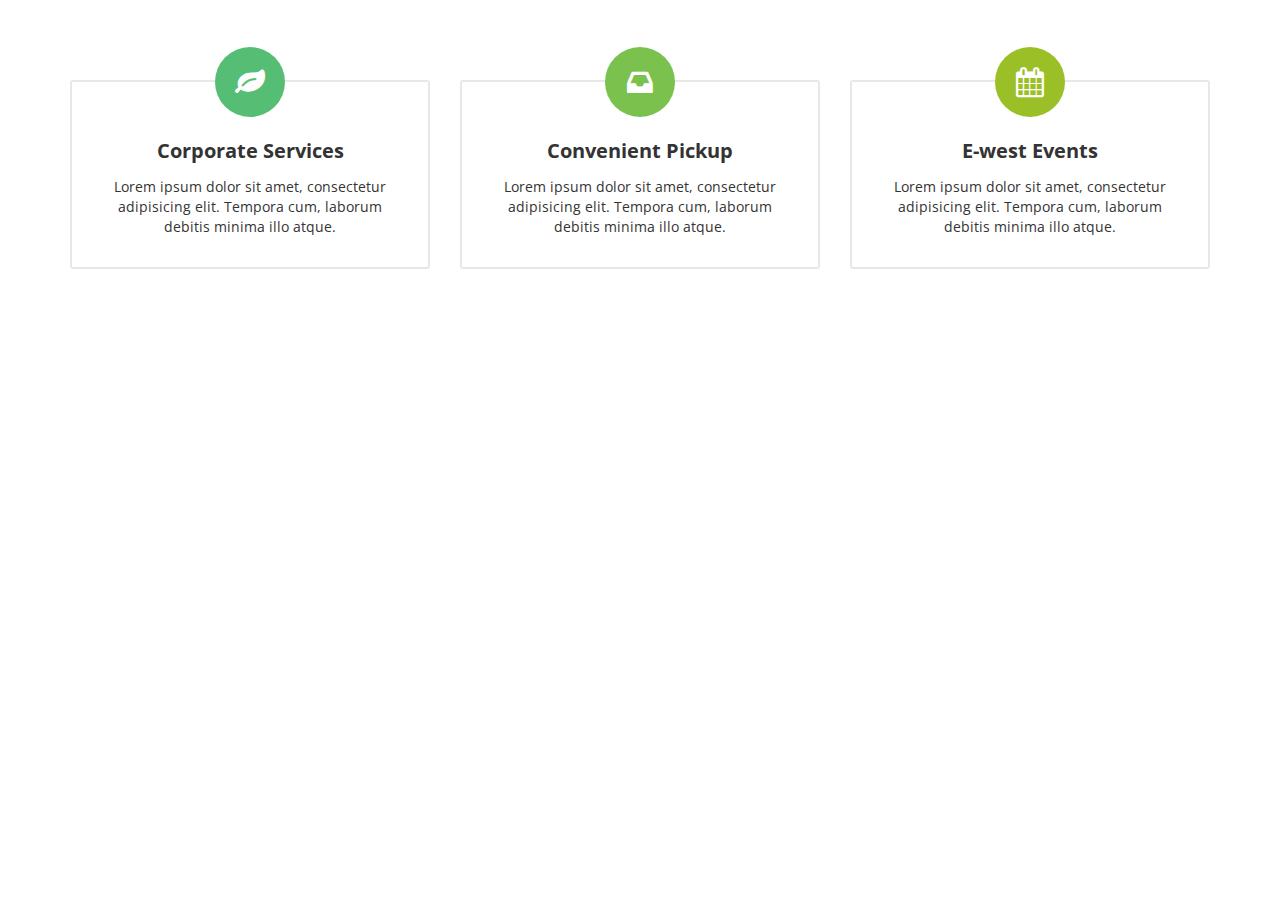
<file: class-1-service -section/index.html>
<!DOCTYPE HTML>
<html lang="en-US">
<head>
	<meta charset="UTF-8">
	<title>class-1 sarvice section</title>
	<link rel="stylesheet" href="assets/css/bootstrap.min.css" />
	<link rel="stylesheet" href="assets/css/font-awesome.min.css" />
	<link rel="stylesheet" href="assets/css/style.css" />
	<script src="assets/js/jquery-1.12.4.min.js"></script>
	
</head>
<body>
	
	<div class="section-padding">
		<div class="container">
			<div class="row">
				<div class="col-md-4">
					<a href="" class="single-service-box">
						<i class="fa fa-leaf service-icon"></i>
						<h3>Corporate Services</h3>
						<p>Lorem ipsum dolor sit amet, consectetur adipisicing elit. Tempora cum, laborum debitis minima illo atque.</p>
					</a>
				</div>
				<div class="col-md-4">
					<div class="single-service-box">
						<i class="fa fa-inbox service-icon"></i>
						<h3>Convenient Pickup</h3>
						<p>Lorem ipsum dolor sit amet, consectetur adipisicing elit. Tempora cum, laborum debitis minima illo atque.</p>
					</div>
				</div>
				<div class="col-md-4">
					<a href="" class="single-service-box">
						<i class="fa fa-calendar service-icon"></i>
						<h3>E-west Events</h3>
						<p>Lorem ipsum dolor sit amet, consectetur adipisicing elit. Tempora cum, laborum debitis minima illo atque.</p>
					</a>
				</div>
			</div>
		</div>
	</div>
	<script src="assets/js/bootstrap.min.js"></script>
</body>
</html>
</file>
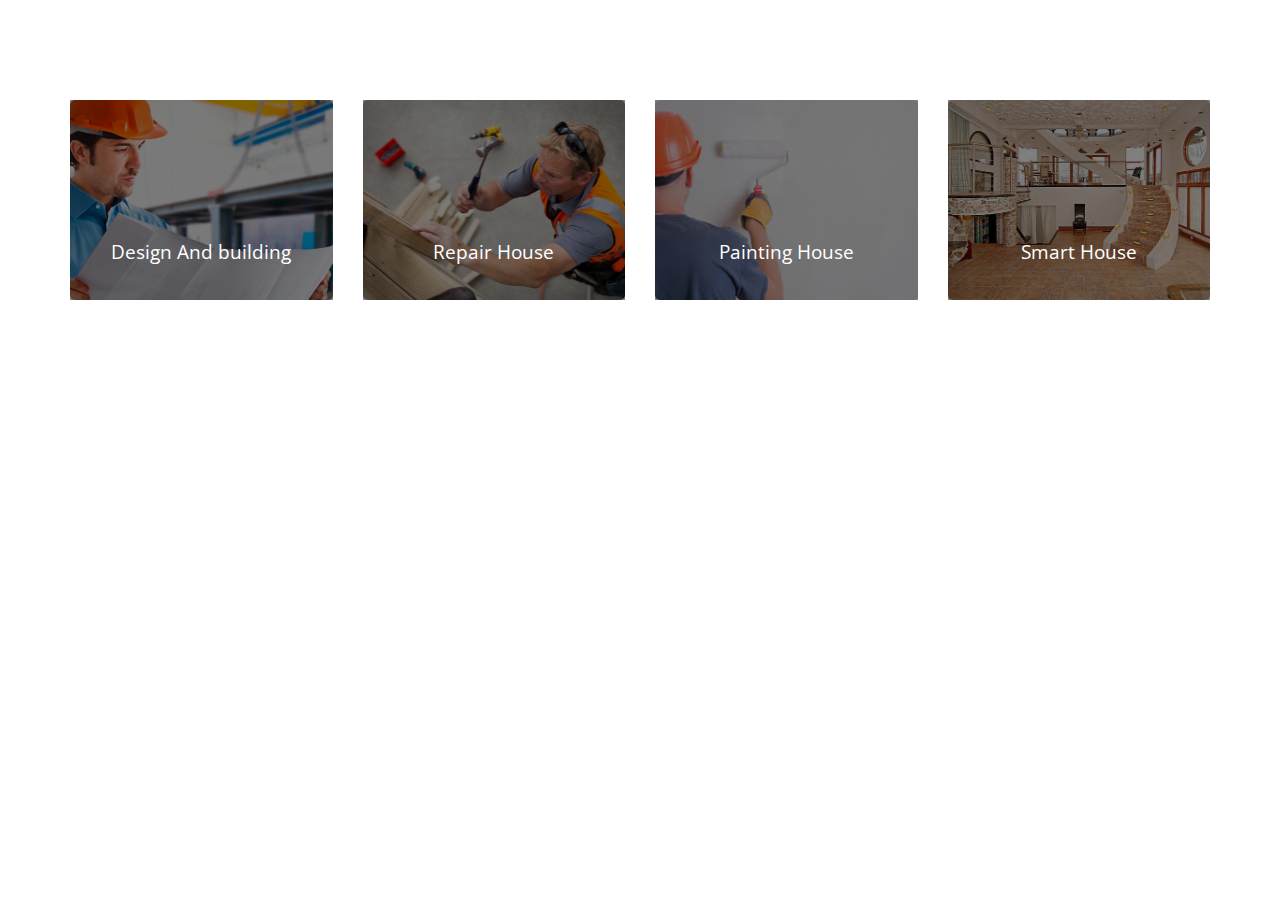
<file: class-2/index.html>
<!DOCTYPE HTML>
<html lang="en-US">
<head>
	<meta charset="UTF-8">
	<title>class-1 sarvice section</title>
	<link rel="stylesheet" href="assets/css/bootstrap.min.css" />
	<link rel="stylesheet" href="assets/css/font-awesome.min.css" />
	<link rel="stylesheet" href="assets/css/style.css" />
	<script src="assets/js/jquery-1.12.4.min.js"></script>
	
</head>
<body>
	
	<div class="section-padding">
		<div class="container">
			<div class="row">
				<div class="col-md-3">
					<div class="service-box service-box-bg-one">
						<div class="service-box-hover">
							<h3>Design And building</h3>
							<a href="" class="boxed-btn">read more</a>
						</div>
					</div>
				</div>
				<div class="col-md-3">
					<div class="service-box service-box-bg-two">
						<div class="service-box-hover">
							<h3>Repair House</h3>
							<a href="" class="boxed-btn">read more</a>
						</div>
					</div>
				</div>
				<div class="col-md-3">
					<div class="service-box service-box-bg-three">
						<div class="service-box-hover">
							<h3>Painting House</h3>
							<a href="" class="boxed-btn">read more</a>
						</div>
					</div>
				</div>
				<div class="col-md-3">
					<div class="service-box service-box-bg-four">
						<div class="service-box-hover">
							<h3>Smart House</h3>
							<a href="" class="boxed-btn">read more</a>
						</div>
					</div>
				</div>
			</div>
		</div>
	</div>
	<script src="assets/js/bootstrap.min.js"></script>
</body>
</html>
</file>
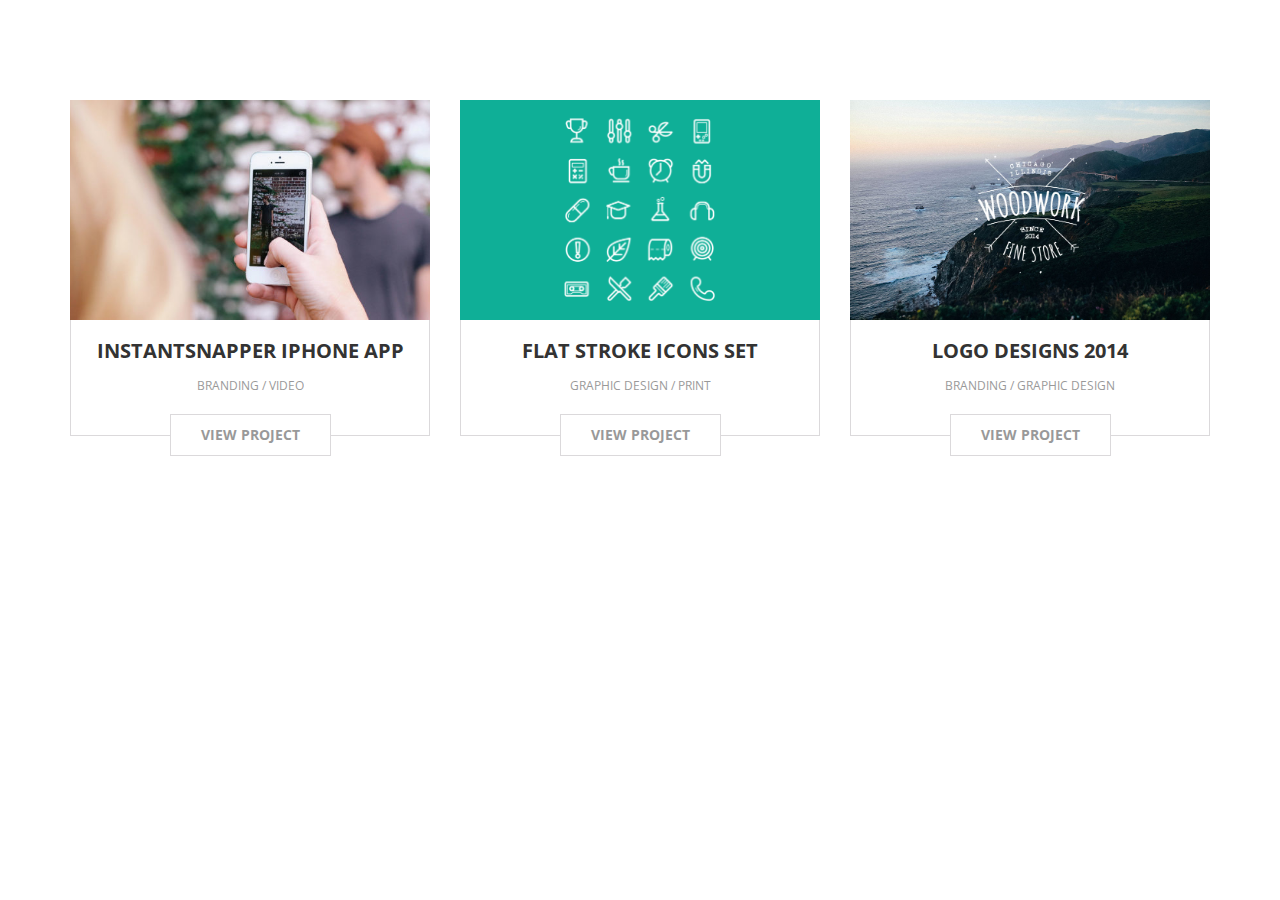
<file: class-3/index.html>
<!DOCTYPE HTML>
<html lang="en-US">
<head>
	<meta charset="UTF-8">
	<title>class-1 sarvice section</title>
	<link rel="stylesheet" href="assets/css/bootstrap.min.css" />
	<link rel="stylesheet" href="assets/css/font-awesome.min.css" />
	<link rel="stylesheet" href="assets/css/style.css" />
	<script src="assets/js/jquery-1.12.4.min.js"></script>
	
</head>
<body>
	
	<div class="section-padding">
		<div class="container">
			<div class="row">
				<div class="col-md-4">
					<div class="single-service-box">
						<div class="service-box-bg service-box-bg-1"></div>
						<div class="service-box-inner">
							<h3>instantsnapper iphone app</h3>
							<p class="service-meta">branding / video</p>
						</div>
						<div class="service-box-more-wrap">
							<a href="" class="border-btn">View project</a>
						</div>
					</div>
				</div>
				
				<div class="col-md-4">
					<div class="single-service-box">
						<div class="service-box-bg service-box-bg-2"></div>
						<div class="service-box-inner">
							<h3>Flat stroke icons set</h3>
							<p class="service-meta">graphic design / print</p>
						</div>
						<div class="service-box-more-wrap">
							<a href="" class="border-btn">View project</a>
						</div>
					</div>
				</div>
				
				<div class="col-md-4">
					<div class="single-service-box">
						<div class="service-box-bg service-box-bg-3"></div>
						<div class="service-box-inner">
							<h3>logo designs 2014</h3>
							<p class="service-meta">branding / graphic design</p>
						</div>
						<div class="service-box-more-wrap">
							<a href="" class="border-btn">View project</a>
						</div>
					</div>
				</div>
			</div>
		</div>
	</div>
	<script src="assets/js/bootstrap.min.js"></script>
</body>
</html>
</file>
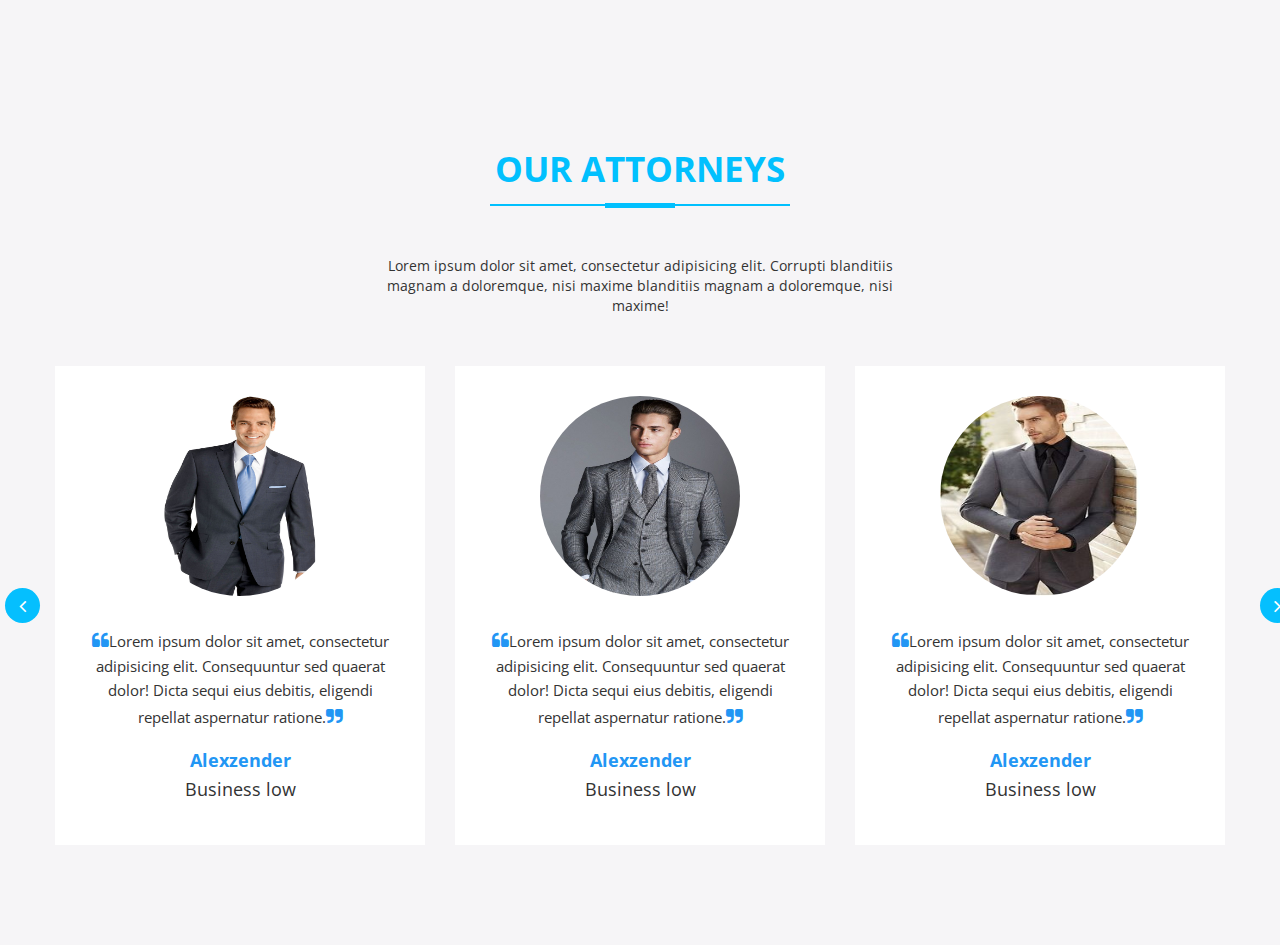
<file: class-4/index.html>
<!DOCTYPE HTML>
<html lang="en-US">
<head>
	<meta charset="UTF-8">
	<title>class-1 sarvice section</title>
	<link rel="stylesheet" href="assets/css/bootstrap.min.css" />
	<link rel="stylesheet" href="assets/css/font-awesome.min.css" />
	<link rel="stylesheet" href="assets/css/owl.carousel.min.css">
	<link rel="stylesheet" href="assets/css/style.css" />
	<script src="assets/js/jquery-1.12.4.min.js"></script>
	
</head>
<body>
	<div class="section-padding">
            <div class="container">
                <div class="row">
                    <div class="col-md-6 col-md-offset-3 text-center">
                        <div class="section-title">
                            <h2>Our <span>Attorneys</span></h2>
                            <div class="section-title-sep"></div>
                            <p>Lorem ipsum dolor sit amet, consectetur adipisicing elit. Corrupti blanditiis magnam a doloremque, nisi maxime blanditiis magnam a doloremque, nisi maxime!</p>
                        </div>
                    </div>
                </div>
                <div class="row">
                    <div class="owl-carousel team-carousel">
                        <div class="single-team-box">
                            <img src="assets/img/team (5).jpg" alt="">
							
                            <div class="team-dis">
                                <span><i class="fa fa-quote-left"></i></span>Lorem ipsum dolor sit amet, consectetur adipisicing elit. Consequuntur sed quaerat dolor! Dicta sequi eius debitis, eligendi repellat aspernatur ratione.<span><i class="fa fa-quote-right"></i></span>
                                
                            </div>
							<h4>Alexzender<span>Business low</span></h4>
                        </div>
						
                        <div class="single-team-box">
                            <img src="assets/img/team (1).jpg" alt="">
							
                            <div class="team-dis">
                                <span><i class="fa fa-quote-left"></i></span>Lorem ipsum dolor sit amet, consectetur adipisicing elit. Consequuntur sed quaerat dolor! Dicta sequi eius debitis, eligendi repellat aspernatur ratione.<span><i class="fa fa-quote-right"></i></span>
                            </div>
							<h4>Alexzender<span>Business low</span></h4>
                        </div>
						
                        <div class="single-team-box">
                            <img src="assets/img/team (2).jpg" alt="">
							
                            <div class="team-dis">
                                <span><i class="fa fa-quote-left"></i></span>Lorem ipsum dolor sit amet, consectetur adipisicing elit. Consequuntur sed quaerat dolor! Dicta sequi eius debitis, eligendi repellat aspernatur ratione.<span><i class="fa fa-quote-right"></i></span>
                            </div>
							<h4>Alexzender<span>Business low</span></h4>
                        </div>
						
                        <div class="single-team-box">
                            <img src="assets/img/team (3).jpg" alt="">
							
                            <div class="team-dis">
                                <span><i class="fa fa-quote-left"></i></span>Lorem ipsum dolor sit amet, consectetur adipisicing elit. Consequuntur sed quaerat dolor! Dicta sequi eius debitis, eligendi repellat aspernatur ratione.<span><i class="fa fa-quote-right"></i></span>
                            </div>
							<h4>Alexzender<span>Business low</span></h4>
                        </div>
						
                        <div class="single-team-box">
                            <img src="assets/img/team (4).jpg" alt="">
							
                            <div class="team-dis">
                                <span><i class="fa fa-quote-left"></i></span>Lorem ipsum dolor sit amet, consectetur adipisicing elit. Consequuntur sed quaerat dolor! Dicta sequi eius debitis, eligendi repellat aspernatur ratione.<span><i class="fa fa-quote-right"></i></span> 
                            </div>
							<h4>Alexzender<span>Business low</span></h4>
                        </div>
                    </div>
                </div>
            </div>
        </div>
	
	<script src="assets/js/bootstrap.min.js"></script>
	<script src="assets/js/owl.carousel.min.js"></script>
	<script src="assets/js/main.js"></script>
	
</body>
</html>
</file>
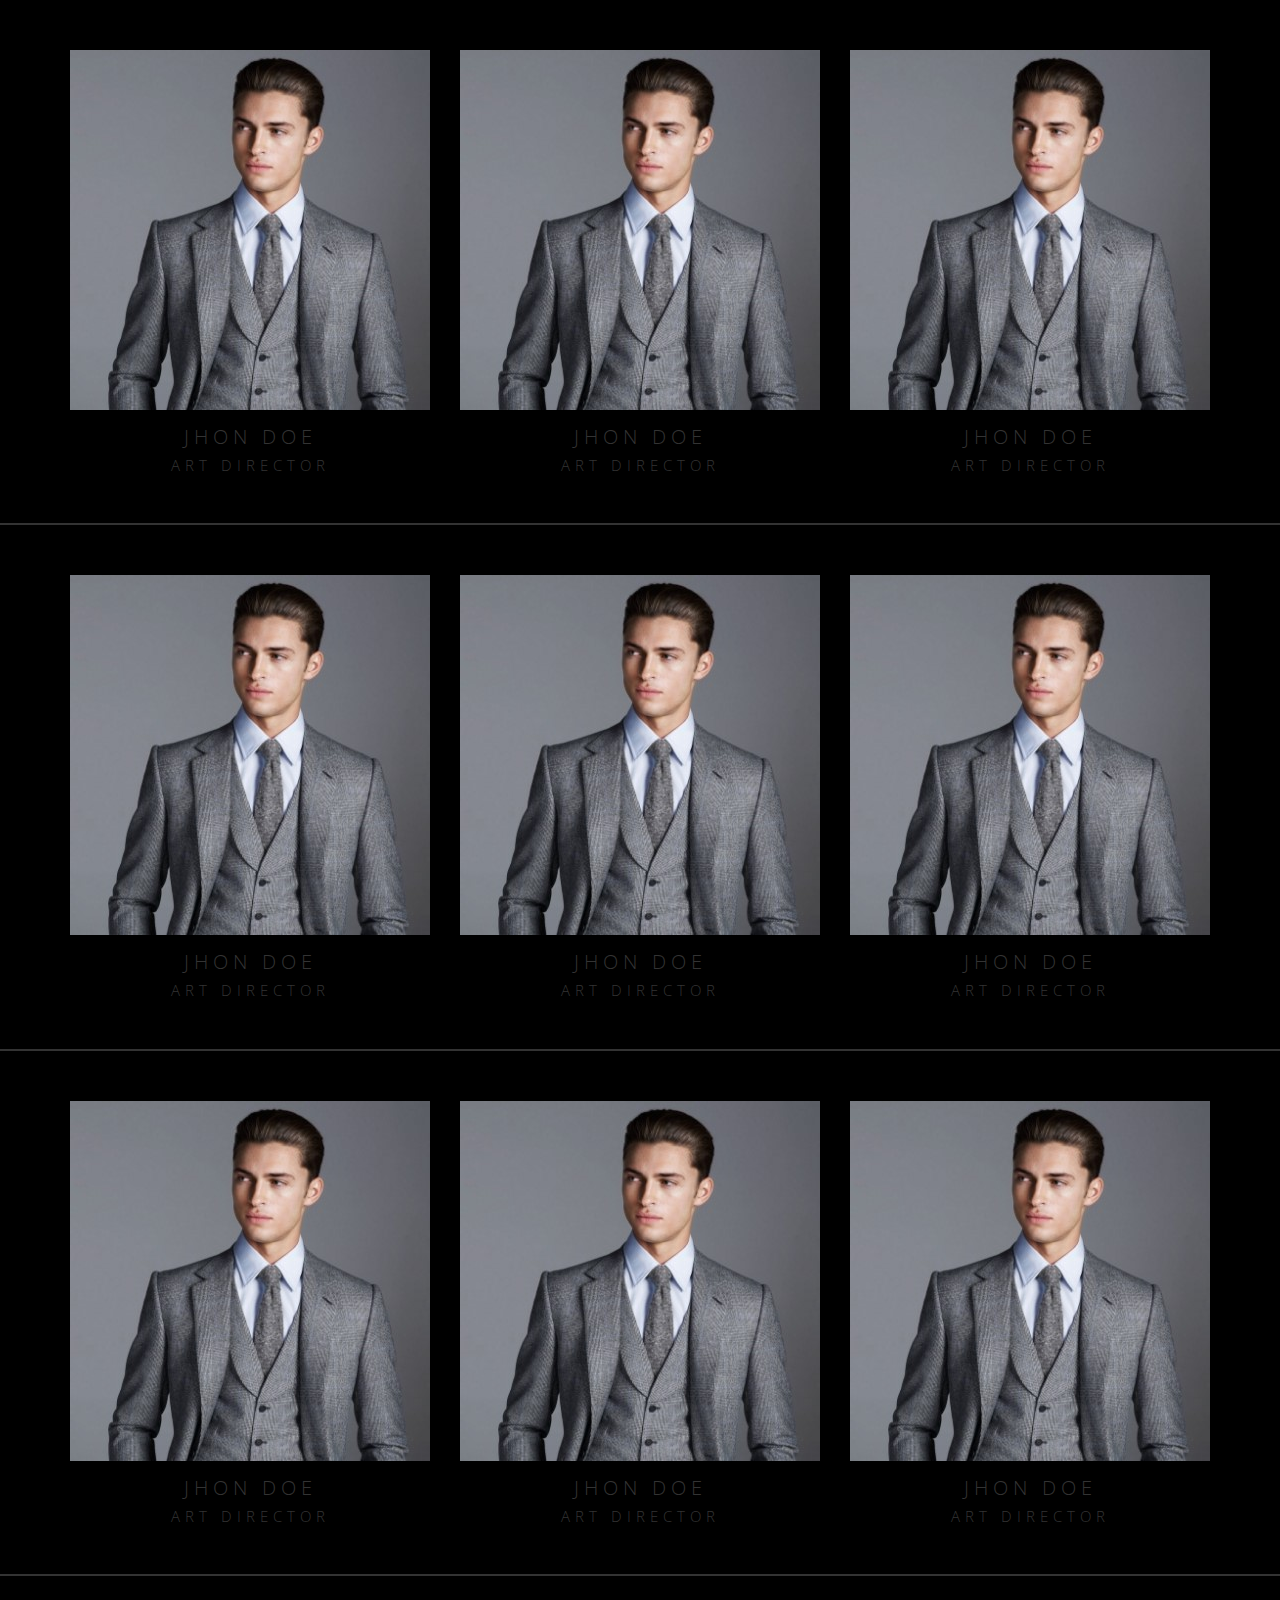
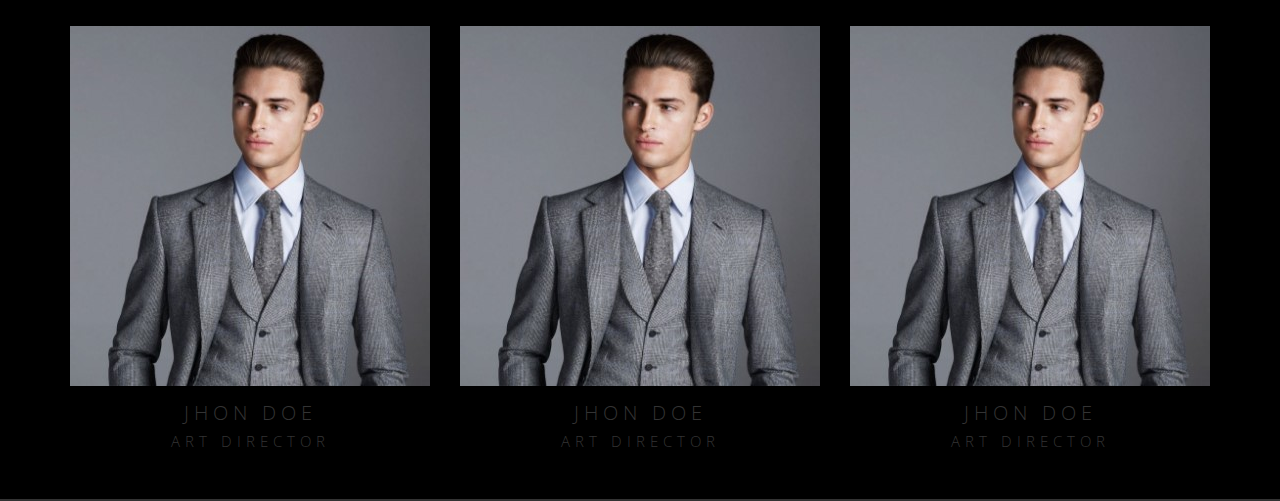
<file: class-5/index.html>
<!DOCTYPE HTML>
<html lang="en-US">
<head>
	<meta charset="UTF-8">
	<title>class-1 sarvice section</title>
	<link rel="stylesheet" href="assets/css/bootstrap.min.css" />
	<link rel="stylesheet" href="assets/css/font-awesome.min.css" />
	<link rel="stylesheet" href="assets/css/owl.carousel.min.css">
	<link rel="stylesheet" href="assets/css/style.css" />
	<script src="assets/js/jquery-1.12.4.min.js"></script>
	
</head>
<body>
		<!--HOVER-1-->
	<div class="section-padding">
        <div class="container">
			<div class="row">
				<div class="col-md-4">
					<div class="single-team-box">
						<div class="author-img">
							<img src="assets/img/team (1).jpg" alt="" />
							<div class="author-img-hover">
								<div class="author-img-hover-inner">
									<div class="author-img-hover-wrap">
										<h2>Lorem ipsum dolor </h2>
										<p>Lorem ipsum dolor sit amet, consectetur adipisicing elit. Corrupti blanditiis magnam a doloremquenisi maxime!</p>
										<div class="social-links">
											<a href=""><i class="fa fa-facebook"></i></a>
											<a href=""><i class="fa fa-twitter"></i></a>
											<a href=""><i class="fa fa-instagram"></i></a>
											<a href=""><i class="fa fa-youtube"></i></a>
										</div>
									</div>
								</div>
							</div>
						</div>
						<h3>Jhon Doe<span>art director</span></h3>
					</div>
				</div>
				<div class="col-md-4">
					<div class="single-team-box">
						<div class="author-img">
							<img src="assets/img/team (1).jpg" alt="" />
							<div class="author-img-hover-2">
								<div class="author-img-hover-inner">
									<div class="author-img-hover-wrap">
										<h2>Lorem ipsum dolor </h2>
										<p>Lorem ipsum dolor sit amet, consectetur adipisicing elit. Corrupti blanditiis magnam a doloremquenisi maxime!</p>
										<div class="social-links">
											<a href=""><i class="fa fa-facebook"></i></a>
											<a href=""><i class="fa fa-twitter"></i></a>
											<a href=""><i class="fa fa-instagram"></i></a>
											<a href=""><i class="fa fa-youtube"></i></a>
										</div>
									</div>
								</div>
							</div>
						</div>
						<h3>Jhon Doe<span>art director</span></h3>
					</div>
				</div>
				<div class="col-md-4">
					<div class="single-team-box">
						<div class="author-img">
							<img src="assets/img/team (1).jpg" alt="" />
							<div class="author-img-hover-3">
								<div class="author-img-hover-inner">
									<div class="author-img-hover-wrap">
										<h2>Lorem ipsum dolor </h2>
										<p>Lorem ipsum dolor sit amet, consectetur adipisicing elit. Corrupti blanditiis magnam a doloremquenisi maxime!</p>
										<div class="social-links">
											<a href=""><i class="fa fa-facebook"></i></a>
											<a href=""><i class="fa fa-twitter"></i></a>
											<a href=""><i class="fa fa-instagram"></i></a>
											<a href=""><i class="fa fa-youtube"></i></a>
										</div>
									</div>
								</div>
							</div>
						</div>
						<h3>Jhon Doe<span>art director</span></h3>
					</div>
				</div>
				
			</div>
		</div>
	</div>
		<!--HOVER-1 END-->
		<!--HOVER-2 START-->
	<div class="section-padding">
		<div class="container">			
			<div class="row">
				<div class="col-md-4">
					<div class="single-team-box">
						<div class="author-img">
							<img src="assets/img/team (1).jpg" alt="" />
							<div class="author-img-hover-4">
								<div class="author-img-hover-inner">
									<div class="author-img-hover-wrap">
										<h2>Lorem ipsum dolor </h2>
										<p>Lorem ipsum dolor sit amet, consectetur adipisicing elit. Corrupti blanditiis magnam a doloremquenisi maxime!</p>
										<div class="social-links">
											<a href=""><i class="fa fa-facebook"></i></a>
											<a href=""><i class="fa fa-twitter"></i></a>
											<a href=""><i class="fa fa-instagram"></i></a>
											<a href=""><i class="fa fa-youtube"></i></a>
										</div>
									</div>
								</div>
							</div>
						</div>
						<h3>Jhon Doe<span>art director</span></h3>
					</div>
				</div>
				<div class="col-md-4">
					<div class="single-team-box">
						<div class="author-img">
							<img src="assets/img/team (1).jpg" alt="" />
							<div class="author-img-hover-5">
								<div class="author-img-hover-inner">
									<div class="author-img-hover-wrap">
										<h2>Lorem ipsum dolor </h2>
										<p>Lorem ipsum dolor sit amet, consectetur adipisicing elit. Corrupti blanditiis magnam a doloremquenisi maxime!</p>
										<div class="social-links">
											<a href=""><i class="fa fa-facebook"></i></a>
											<a href=""><i class="fa fa-twitter"></i></a>
											<a href=""><i class="fa fa-instagram"></i></a>
											<a href=""><i class="fa fa-youtube"></i></a>
										</div>
									</div>
								</div>
							</div>
						</div>
						<h3>Jhon Doe<span>art director</span></h3>
					</div>
				</div>
				<div class="col-md-4">
					<div class="single-team-box">
						<div class="author-img">
							<img src="assets/img/team (1).jpg" alt="" />
							<div class="author-img-hover-6">
								<div class="author-img-hover-inner">
									<div class="author-img-hover-wrap">
										<h2>Lorem ipsum dolor </h2>
										<p>Lorem ipsum dolor sit amet, consectetur adipisicing elit. Corrupti blanditiis magnam a doloremquenisi maxime!</p>
										<div class="social-links">
											<a href=""><i class="fa fa-facebook"></i></a>
											<a href=""><i class="fa fa-twitter"></i></a>
											<a href=""><i class="fa fa-instagram"></i></a>
											<a href=""><i class="fa fa-youtube"></i></a>
										</div>
									</div>
								</div>
							</div>
						</div>
						<h3>Jhon Doe<span>art director</span></h3>
					</div>
				</div>
				
			</div>
        </div>
	</div>
		<!--HOVER-2 END-->
		<!--HOVER-3 START-->
	<div class="section-padding">
		<div class="container">			
			<div class="row">
				<div class="col-md-4">
					<div class="single-team-box">
						<div class="author-img">
							<img src="assets/img/team (1).jpg" alt="" />
							<div class="author-img-hover-7">
								<div class="author-img-hover-inner">
									<div class="author-img-hover-wrap">
										<h2>Lorem ipsum dolor </h2>
										<p>Lorem ipsum dolor sit amet, consectetur adipisicing elit. Corrupti blanditiis magnam a doloremquenisi maxime!</p>
										<div class="social-links">
											<a href=""><i class="fa fa-facebook"></i></a>
											<a href=""><i class="fa fa-twitter"></i></a>
											<a href=""><i class="fa fa-instagram"></i></a>
											<a href=""><i class="fa fa-youtube"></i></a>
										</div>
									</div>
								</div>
							</div>
						</div>
						<h3>Jhon Doe<span>art director</span></h3>
					</div>
				</div>
				<div class="col-md-4">
					<div class="single-team-box">
						<div class="author-img">
							<img src="assets/img/team (1).jpg" alt="" />
							<div class="author-img-hover-8">
								<div class="author-img-hover-inner">
									<div class="author-img-hover-wrap">
										<h2>Lorem ipsum dolor </h2>
										<p>Lorem ipsum dolor sit amet, consectetur adipisicing elit. Corrupti blanditiis magnam a doloremquenisi maxime!</p>
										<div class="social-links">
											<a href=""><i class="fa fa-facebook"></i></a>
											<a href=""><i class="fa fa-twitter"></i></a>
											<a href=""><i class="fa fa-instagram"></i></a>
											<a href=""><i class="fa fa-youtube"></i></a>
										</div>
									</div>
								</div>
							</div>
						</div>
						<h3>Jhon Doe<span>art director</span></h3>
					</div>
				</div>
				<div class="col-md-4">
					<div class="single-team-box">
						<div class="author-img">
							<img src="assets/img/team (1).jpg" alt="" />
							<div class="author-img-hover-9">
								<div class="author-img-hover-inner">
									<div class="author-img-hover-wrap">
										<h2>Lorem ipsum dolor </h2>
										<p>Lorem ipsum dolor sit amet, consectetur adipisicing elit. Corrupti blanditiis magnam a doloremquenisi maxime!</p>
										<div class="social-links">
											<a href=""><i class="fa fa-facebook"></i></a>
											<a href=""><i class="fa fa-twitter"></i></a>
											<a href=""><i class="fa fa-instagram"></i></a>
											<a href=""><i class="fa fa-youtube"></i></a>
										</div>
									</div>
								</div>
							</div>
						</div>
						<h3>Jhon Doe<span>art director</span></h3>
					</div>
				</div>
				
			</div>
        </div>
	</div>
		<!--HOVER-3 END-->
		<!--HOVER-4 START-->
	<div class="section-padding">
		<div class="container">			
			<div class="row">
				<div class="col-md-4">
					<div class="single-team-box">
						<div class="author-img">
							<img src="assets/img/team (1).jpg" alt="" />
							<div class="author-img-hover-10">
								<div class="author-img-hover-inner">
									<div class="author-img-hover-wrap">
										<h2>Lorem ipsum dolor </h2>
										<p>Lorem ipsum dolor sit amet, consectetur adipisicing elit. Corrupti blanditiis magnam a doloremquenisi maxime!</p>
										<div class="social-links">
											<a href=""><i class="fa fa-facebook"></i></a>
											<a href=""><i class="fa fa-twitter"></i></a>
											<a href=""><i class="fa fa-instagram"></i></a>
											<a href=""><i class="fa fa-youtube"></i></a>
										</div>
									</div>
								</div>
							</div>
						</div>
						<h3>Jhon Doe<span>art director</span></h3>
					</div>
				</div>
				<div class="col-md-4">
					<div class="single-team-box">
						<div class="author-img">
							<img src="assets/img/team (1).jpg" alt="" />
							<div class="author-img-hover-11">
								<div class="author-img-hover-inner">
									<div class="author-img-hover-wrap">
										<h2>Lorem ipsum dolor </h2>
										<p>Lorem ipsum dolor sit amet, consectetur adipisicing elit. Corrupti blanditiis magnam a doloremquenisi maxime!</p>
										<div class="social-links">
											<a href=""><i class="fa fa-facebook"></i></a>
											<a href=""><i class="fa fa-twitter"></i></a>
											<a href=""><i class="fa fa-instagram"></i></a>
											<a href=""><i class="fa fa-youtube"></i></a>
										</div>
									</div>
								</div>
							</div>
						</div>
						<h3>Jhon Doe<span>art director</span></h3>
					</div>
				</div>
				<div class="col-md-4">
					<div class="single-team-box">
						<div class="author-img">
							<img src="assets/img/team (1).jpg" alt="" />
							<div class="author-img-hover-4">
								<div class="author-img-hover-inner">
									<div class="author-img-hover-wrap">
										<h2>Lorem ipsum dolor </h2>
										<p>Lorem ipsum dolor sit amet, consectetur adipisicing elit. Corrupti blanditiis magnam a doloremquenisi maxime!</p>
										<div class="social-links">
											<a href=""><i class="fa fa-facebook"></i></a>
											<a href=""><i class="fa fa-twitter"></i></a>
											<a href=""><i class="fa fa-instagram"></i></a>
											<a href=""><i class="fa fa-youtube"></i></a>
										</div>
									</div>
								</div>
							</div>
						</div>
						<h3>Jhon Doe<span>art director</span></h3>
					</div>
				</div>
				
			</div>
        </div>
	</div>
		<!--HOVER-4 END-->
		
	<script src="assets/js/bootstrap.min.js"></script>
	<script src="assets/js/owl.carousel.min.js"></script>
	<script src="assets/js/main.js"></script>
	
</body>
</html>
</file>
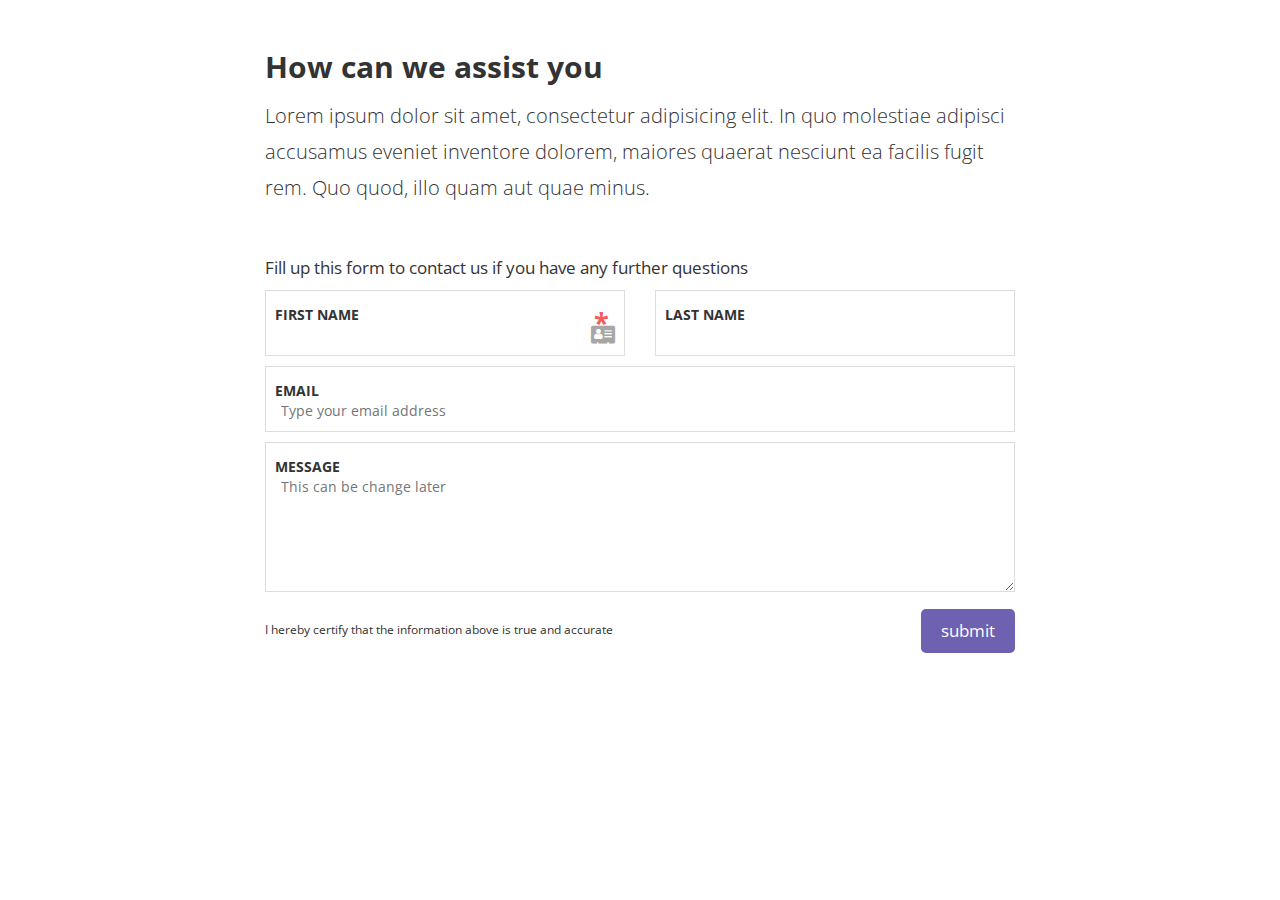
<file: class-6/index.html>
<!DOCTYPE HTML>
<html lang="en-US">
<head>
	<meta charset="UTF-8">
	<title>class-1 sarvice section</title>
	<link rel="stylesheet" href="assets/css/bootstrap.min.css" />
	<link rel="stylesheet" href="assets/css/font-awesome.min.css" />
	<link rel="stylesheet" href="assets/css/owl.carousel.min.css">
	<link rel="stylesheet" href="assets/css/style.css" />
	<script src="assets/js/jquery-1.12.4.min.js"></script>
	
</head>
<body>
		<!--Contact-Form-->
	<div class="section-padding">
        <div class="container">
			<div class="row">
				<div class="col-sm-8 col-sm-offset-2">
					<div class="section-title">
						<h2>How can we assist you </h2>
						<p>Lorem ipsum dolor sit amet, consectetur adipisicing elit. In quo molestiae adipisci accusamus eveniet inventore dolorem, maiores quaerat nesciunt ea facilis fugit rem. Quo quod, illo quam aut quae minus.</p>
					</div>
					
					<div class="contact-us-form">
						<p>Fill up this form to contact us if you have any further questions</p>
						
						<form action="https://formspree.io/sajalkundu1995@gmail.com" method="POST">
							<div class="row">
								<div class="col-sm-6">
									<p class="form-element">
										<label for="firstname">First Name<span>*</span></label>
										<input id="firstname" name="firstname" type="text" />
									</p>
								</div>
								<div class="col-sm-6">
									<p class="form-element">
										<label for="lastname">Last Name</label>
										<input id="lastname" name="lastname" type="text" />
									</p>
								</div>
							</div>
							<p class="form-element">
								<label for="email">Email</label>
								<input id="email" name="email" type="email" placeholder="Type your email address" />
							</p>
							<p class="form-element">
								<label for="message">message</label>
								<textarea name="message" id="message" cols="30" rows="10" placeholder="This can be change later"></textarea>
							</p>
							<div class="row">
								<div class="col-sm-8">
									<p class="small-text">I hereby certify that the information above is true and accurate</p>
								</div>
								<div class="col-sm-4">
									<input type="submit"  value="submit"/>
								</div>
							</div>
						</form>
					</div>
				</div>
			</div>
        </div>
	</div>
	<!--Contact-Form-->
		
	<script src="assets/js/bootstrap.min.js"></script>
	<script src="assets/js/owl.carousel.min.js"></script>
	<script src="assets/js/main.js"></script>
	
</body>
</html>
</file>
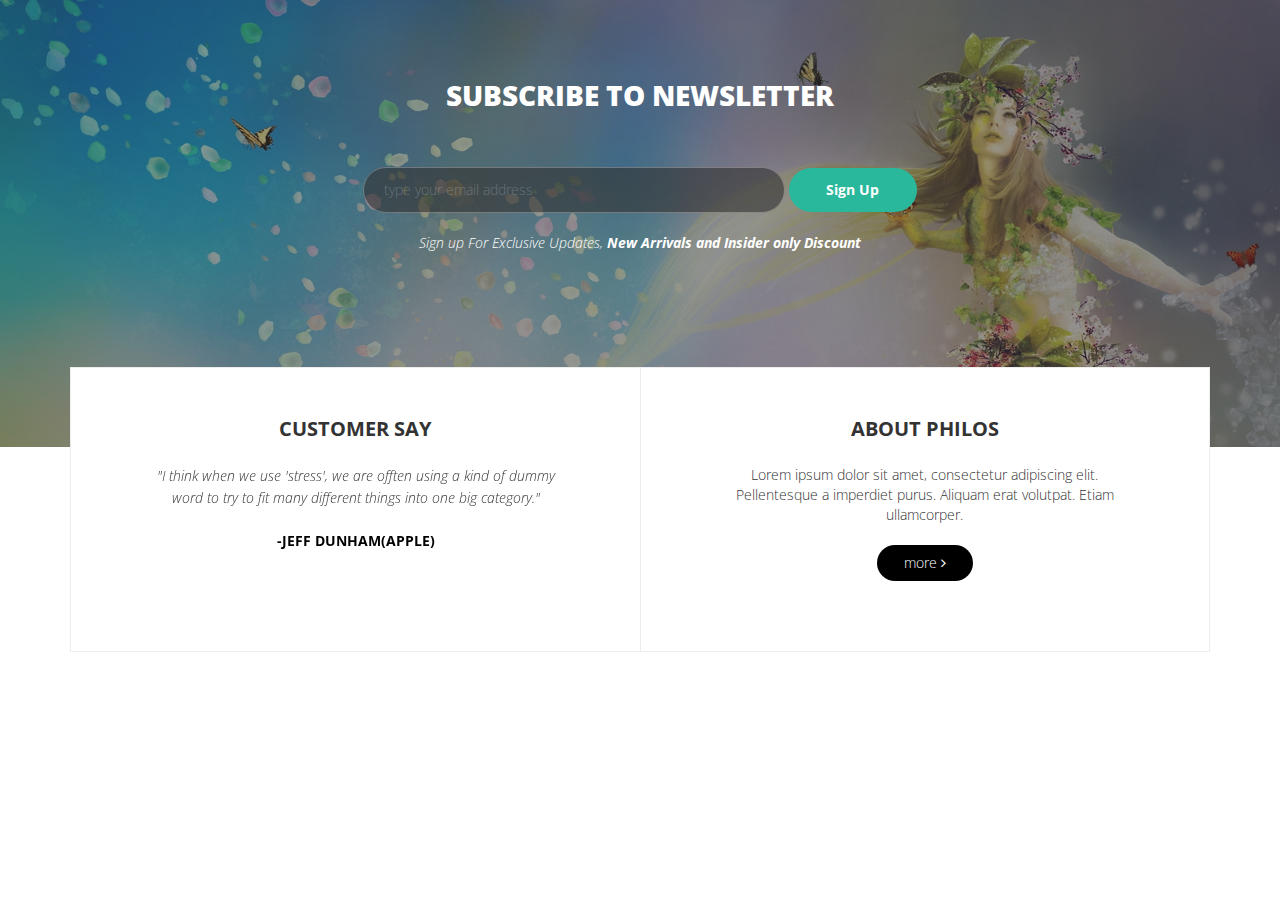
<file: class-7/index.html>
<!DOCTYPE HTML>
<html lang="en-US">
<head>
	<meta charset="UTF-8">
	<title>class-1 sarvice section</title>
	<link rel="stylesheet" href="assets/css/bootstrap.min.css" />
	<link rel="stylesheet" href="assets/css/font-awesome.min.css" />
	<link rel="stylesheet" href="assets/css/owl.carousel.min.css">
	<link rel="stylesheet" href="assets/css/style.css" />
	<script src="assets/js/jquery-1.12.4.min.js"></script>
	
</head>
<body>
		<!--NEWSLETTER-Form-->
	<div class="section-padding newsletter-bg">
        <div class="container">
			<div class="row">
				<div class="col-sm-6 col-sm-offset-3">
					<h2>SUBSCRIBE TO NEWSLETTER</h2>
					<div class="newsletter-form">	<!--Form-start-->
						<form action="https://formspree.io/sajalkundu1995@gmail.com" method="post">
							<input type="email" name="email" placeholder="type your email address" />
							<input type="submit" value="Sign Up" />
						</form>		<!--Form-end-->
						<p class="newsletter-text">Sign up For Exclusive Updates, <b>New Arrivals and Insider only Discount</b></p>
					</div>
				</div>
			</div>
        </div>
	</div>
	<div class="section-padding">
		<div class="container">
			<div class="row">
				<div class="col-sm-12">
					<div class="border-boxes">
						<div class="single-border-box">
							<h4>CUSTOMER SAY</h4>
							<div class="testimonial-box owl-carousel"> <!--carousel-start-->
								<div class="single-testimonial-box">
									<p>"I think when we use 'stress', we are offten using a kind of dummy word to try to fit many different things into one big category."</p>		
									<p class="author-name">-JEFF DUNHAM(APPLE)</p>
								</div>
								
								<div class="single-testimonial-box">
									<p>"I think when we use 'stress', we are offten using a kind of dummy word to try to fit many different things into one big category."</p>		
									<p class="author-name">-JEFF DUNHAM(APPLE)</p>
								</div>
								
								<div class="single-testimonial-box">
									<p>"I think when we use 'stress', we are offten using a kind of dummy word to try to fit many different things into one big category."</p>		
									<p class="author-name">-JEFF DUNHAM(APPLE)</p>
								</div>
							</div>	<!--carousel-end-->
						</div>
						<div class="single-border-box">
							<h4>ABOUT PHILOS</h4>
							<p>Lorem ipsum dolor sit amet, consectetur adipiscing elit. Pellentesque a imperdiet purus. Aliquam erat volutpat. Etiam ullamcorper.</p>		
							<a href="http://sajalkundu.tk/" class="boxed-btn">more <i class="fa fa-angle-right"></i></a>
						</div>
					</div>
				</div>
			</div>
		</div>
	</div>
	<!--Contact-Form-->
		
	<script src="assets/js/bootstrap.min.js"></script>
	<script src="assets/js/owl.carousel.min.js"></script>
	<script src="assets/js/main.js"></script>
	
</body>
</html>
</file>
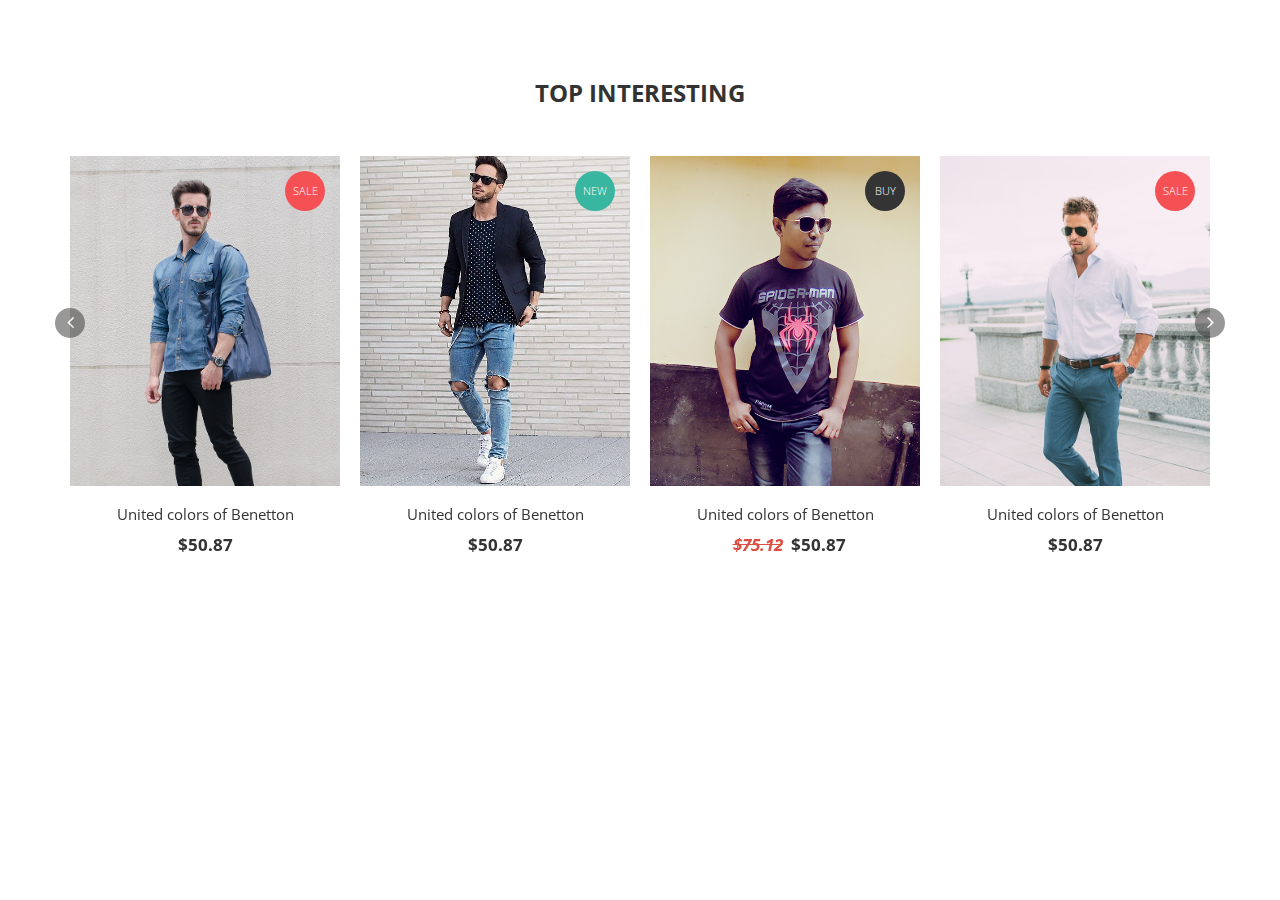
<file: class-8/index.html>
<!DOCTYPE HTML>
<html lang="en-US">
<head>
	<meta charset="UTF-8">
	<title>class-1 sarvice section</title>
	<link rel="stylesheet" href="assets/css/bootstrap.min.css" />
	<link rel="stylesheet" href="assets/css/font-awesome.min.css" />
	<link rel="stylesheet" href="assets/css/owl.carousel.min.css">
	<link rel="stylesheet" href="assets/css/style.css" />
	<script src="assets/js/jquery-1.12.4.min.js"></script>
	
</head>
<body>
		<!--product-sale-start-->
	<div class="section-padding">
        <div class="container">
			<div class="row">
				<div class="col-sm-12">
					<div class="section-title">
						<h2>Top interesting</h2>
					</div>
				</div>
			</div>
				
			<div class="row">
				<div class="col-sm-12">
					<div class="owl-carousel product-carousel">
					
						<div class="single-product-box">
							<div class="product-bg product-bg-1">
								<span class="ticker ticker-red">Sale</span>
								<div class="product-bottom-hover">
									<a href=""><i class="fa fa-shopping-cart"></i></a>
									<a href=""><i class="fa fa-heart"></i></a>
									<a href=""><i class="fa fa-eye"></i></a>
								</div>
							</div>
							<h4>United colors of Benetton</h4>
							<p class="product-price">$50.87</p>
						</div>
						
						<div class="single-product-box">
							<div class="product-bg product-bg-2">
								<span class="ticker ticker-blue">new</span>
								<div class="product-bottom-hover">
									<a href=""><i class="fa fa-shopping-cart"></i></a>
									<a href=""><i class="fa fa-heart"></i></a>
									<a href=""><i class="fa fa-eye"></i></a>
								</div>
							</div>
							<h4>United colors of Benetton</h4>
							<p class="product-price">$50.87</p>
						</div>
						
						<div class="single-product-box">
							<div class="product-bg product-bg-3">
								<span class="ticker ticker-green">Buy</span>
								<div class="product-bottom-hover">
									<a href=""><i class="fa fa-shopping-cart"></i></a>
									<a href=""><i class="fa fa-heart"></i></a>
									<a href=""><i class="fa fa-eye"></i></a>
								</div>
							</div>
							<h4>United colors of Benetton</h4>
							<p class="product-price"><del>$75.12</del>$50.87</p>
						</div>
						
						<div class="single-product-box">
							<div class="product-bg product-bg-4">
								<span class="ticker ticker-red">sale</span>
								<div class="product-bottom-hover">
									<a href=""><i class="fa fa-shopping-cart"></i></a>
									<a href=""><i class="fa fa-heart"></i></a>
									<a href=""><i class="fa fa-eye"></i></a>
								</div>
							</div>
							<h4>United colors of Benetton</h4>
							<p class="product-price">$50.87</p>
						</div>
						
						<div class="single-product-box">
							<div class="product-bg product-bg-1">
								<span class="ticker ticker-blue">new</span>
								<div class="product-bottom-hover">
									<a href=""><i class="fa fa-shopping-cart"></i></a>
									<a href=""><i class="fa fa-heart"></i></a>
									<a href=""><i class="fa fa-eye"></i></a>
								</div>
							</div>
							<h4>United colors of Benetton</h4>
							<p class="product-price">$50.87</p>
						</div>
						
						<div class="single-product-box">
							<div class="product-bg product-bg-2">
								<span class="ticker ticker-green">buy</span>
								<div class="product-bottom-hover">
									<a href=""><i class="fa fa-shopping-cart"></i></a>
									<a href=""><i class="fa fa-heart"></i></a>
									<a href=""><i class="fa fa-eye"></i></a>
								</div>
							</div>
							<h4>United colors of Benetton</h4>
							<p class="product-price"><del>$75.12</del>$50.87</p>
						</div>
						
						<div class="single-product-box">
							<div class="product-bg product-bg-4">
								<span class="ticker ticker-red">sale</span>
								<div class="product-bottom-hover">
									<a href=""><i class="fa fa-shopping-cart"></i></a>
									<a href=""><i class="fa fa-heart"></i></a>
									<a href=""><i class="fa fa-eye"></i></a>
								</div>
							</div>
							<h4>United colors of Benetton</h4>
							<p class="product-price">$50.87</p>
						</div>
						
						<div class="single-product-box">
							<div class="product-bg product-bg-3">
								<span class="ticker ticker-blue">new</span>
								<div class="product-bottom-hover">
									<a href=""><i class="fa fa-shopping-cart"></i></a>
									<a href=""><i class="fa fa-heart"></i></a>
									<a href=""><i class="fa fa-eye"></i></a>
								</div>
							</div>
							<h4>United colors of Benetton</h4>
							<p class="product-price">$50.87</p>
						</div>
					</div>
				</div>
			</div>		
		</div>
	</div>
	<!--product-sale-end-->
		
	<script src="assets/js/bootstrap.min.js"></script>
	<script src="assets/js/owl.carousel.min.js"></script>
	<script src="assets/js/main.js"></script>
	
</body>
</html>
</file>
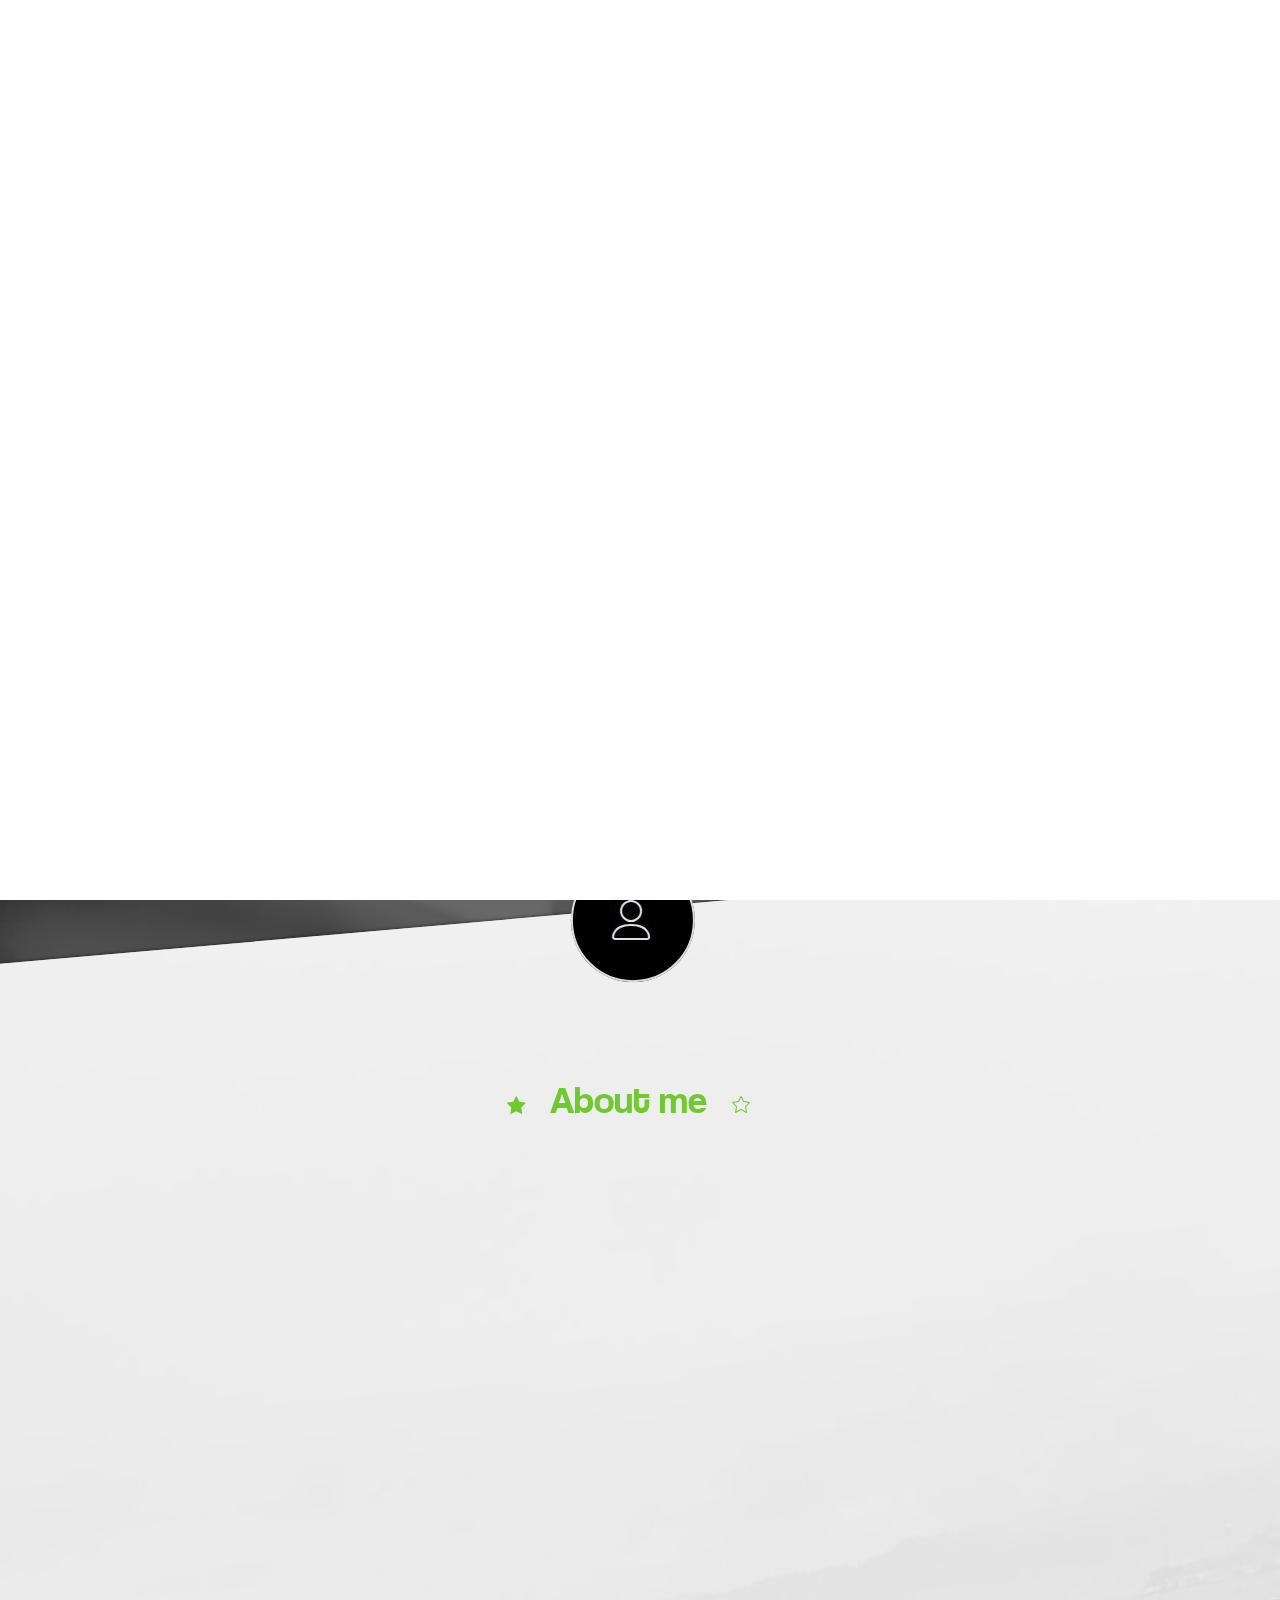
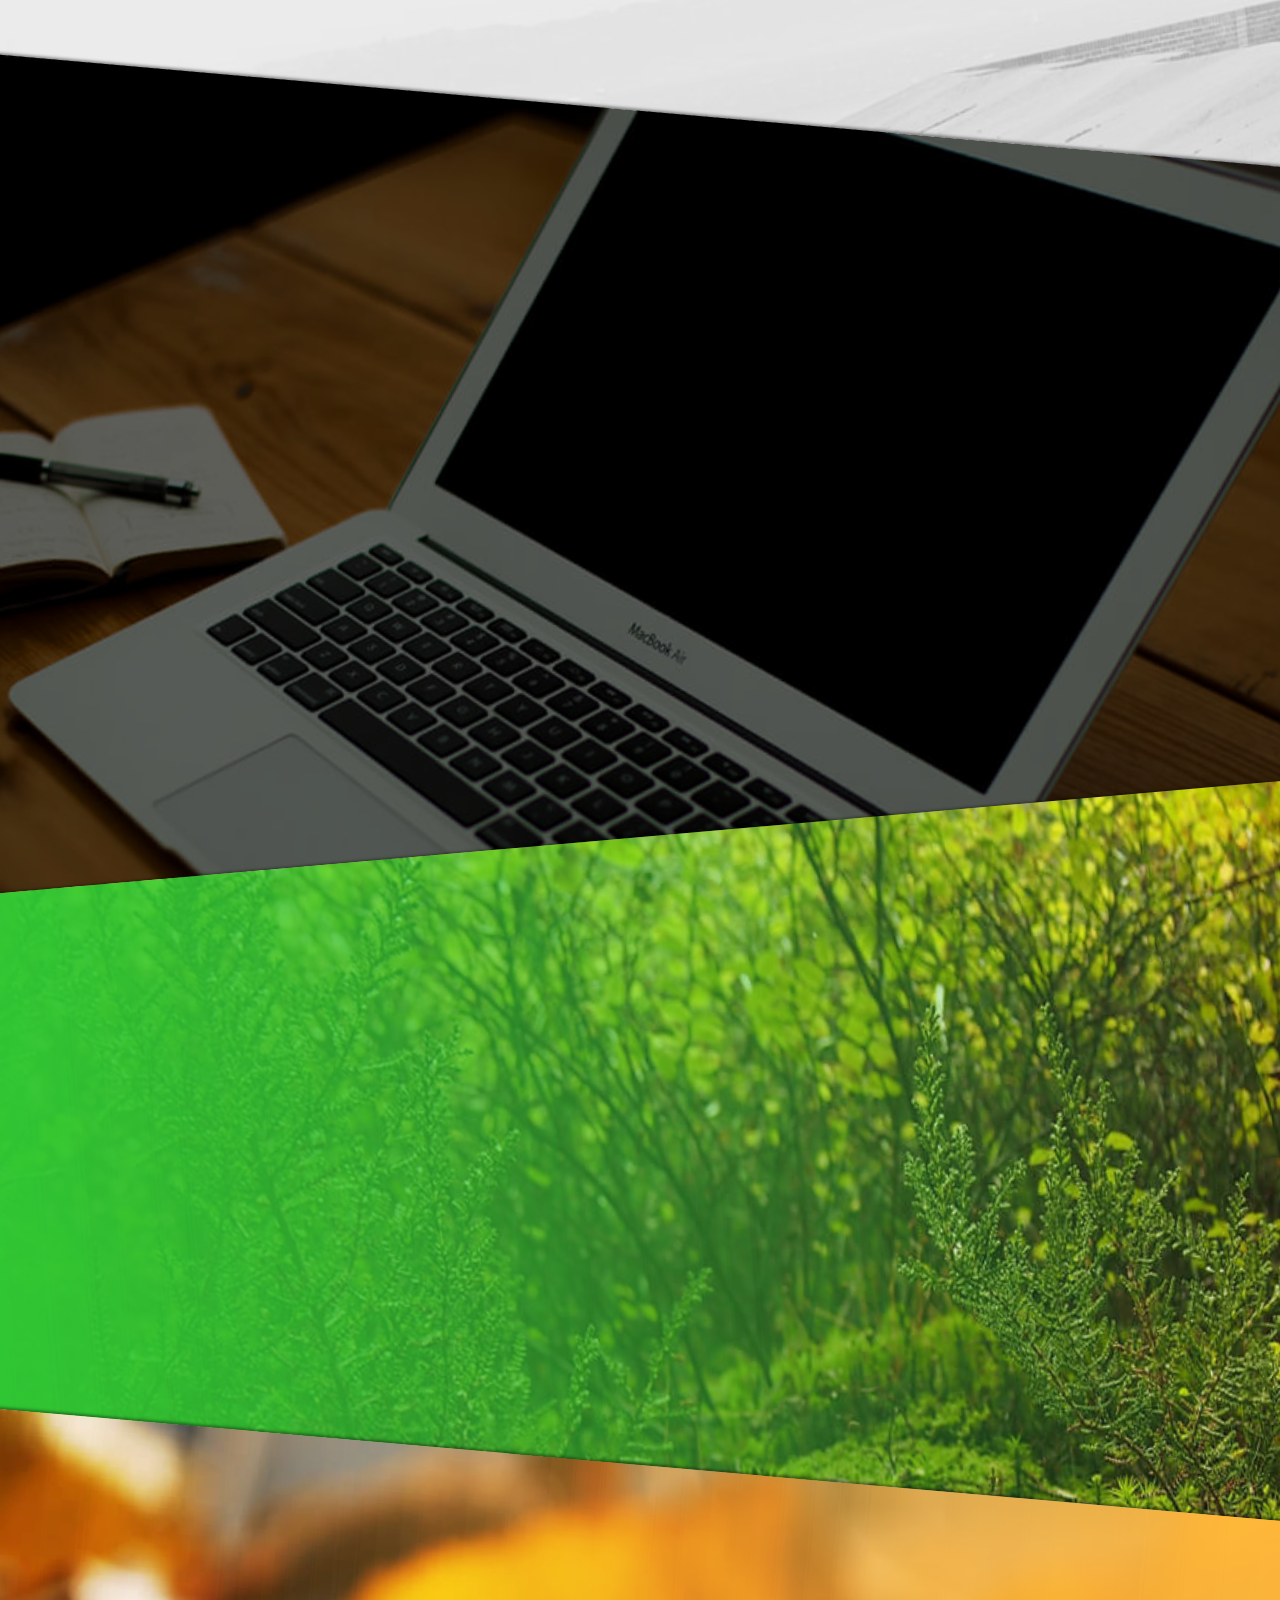
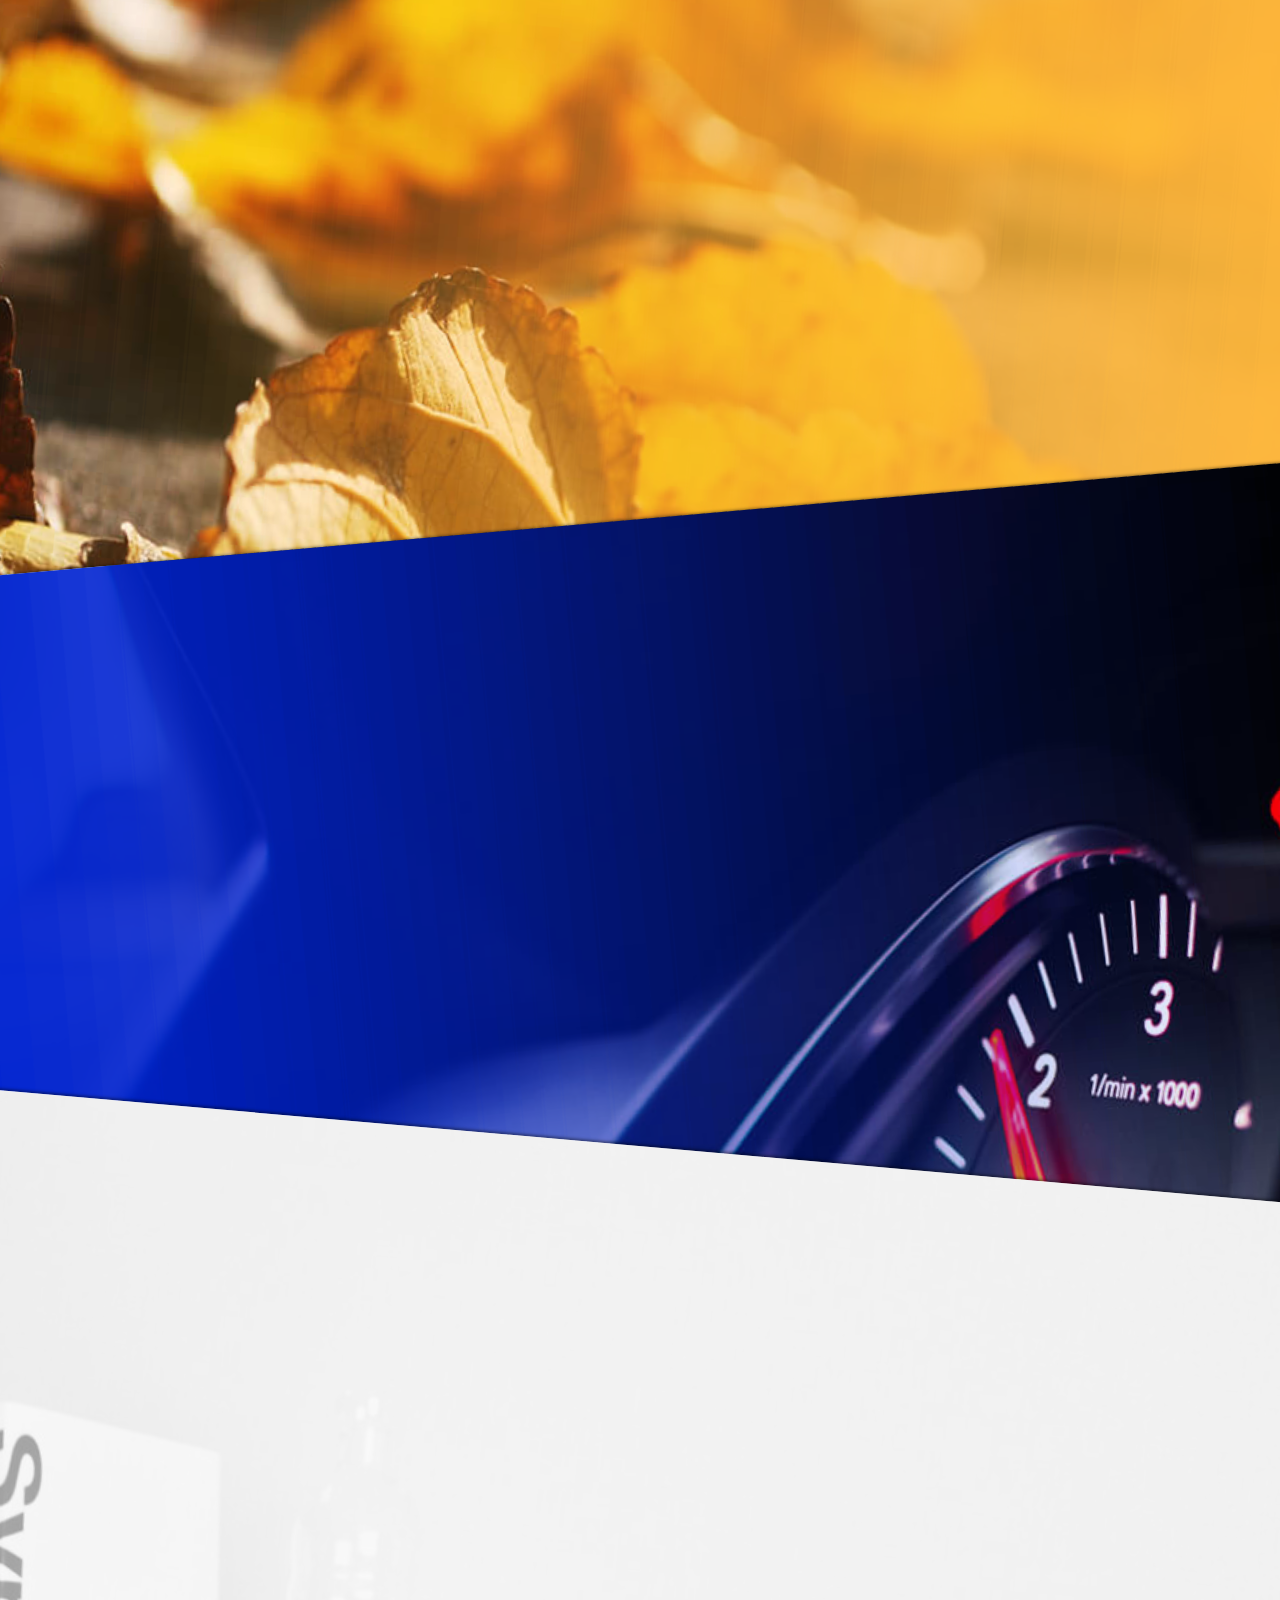
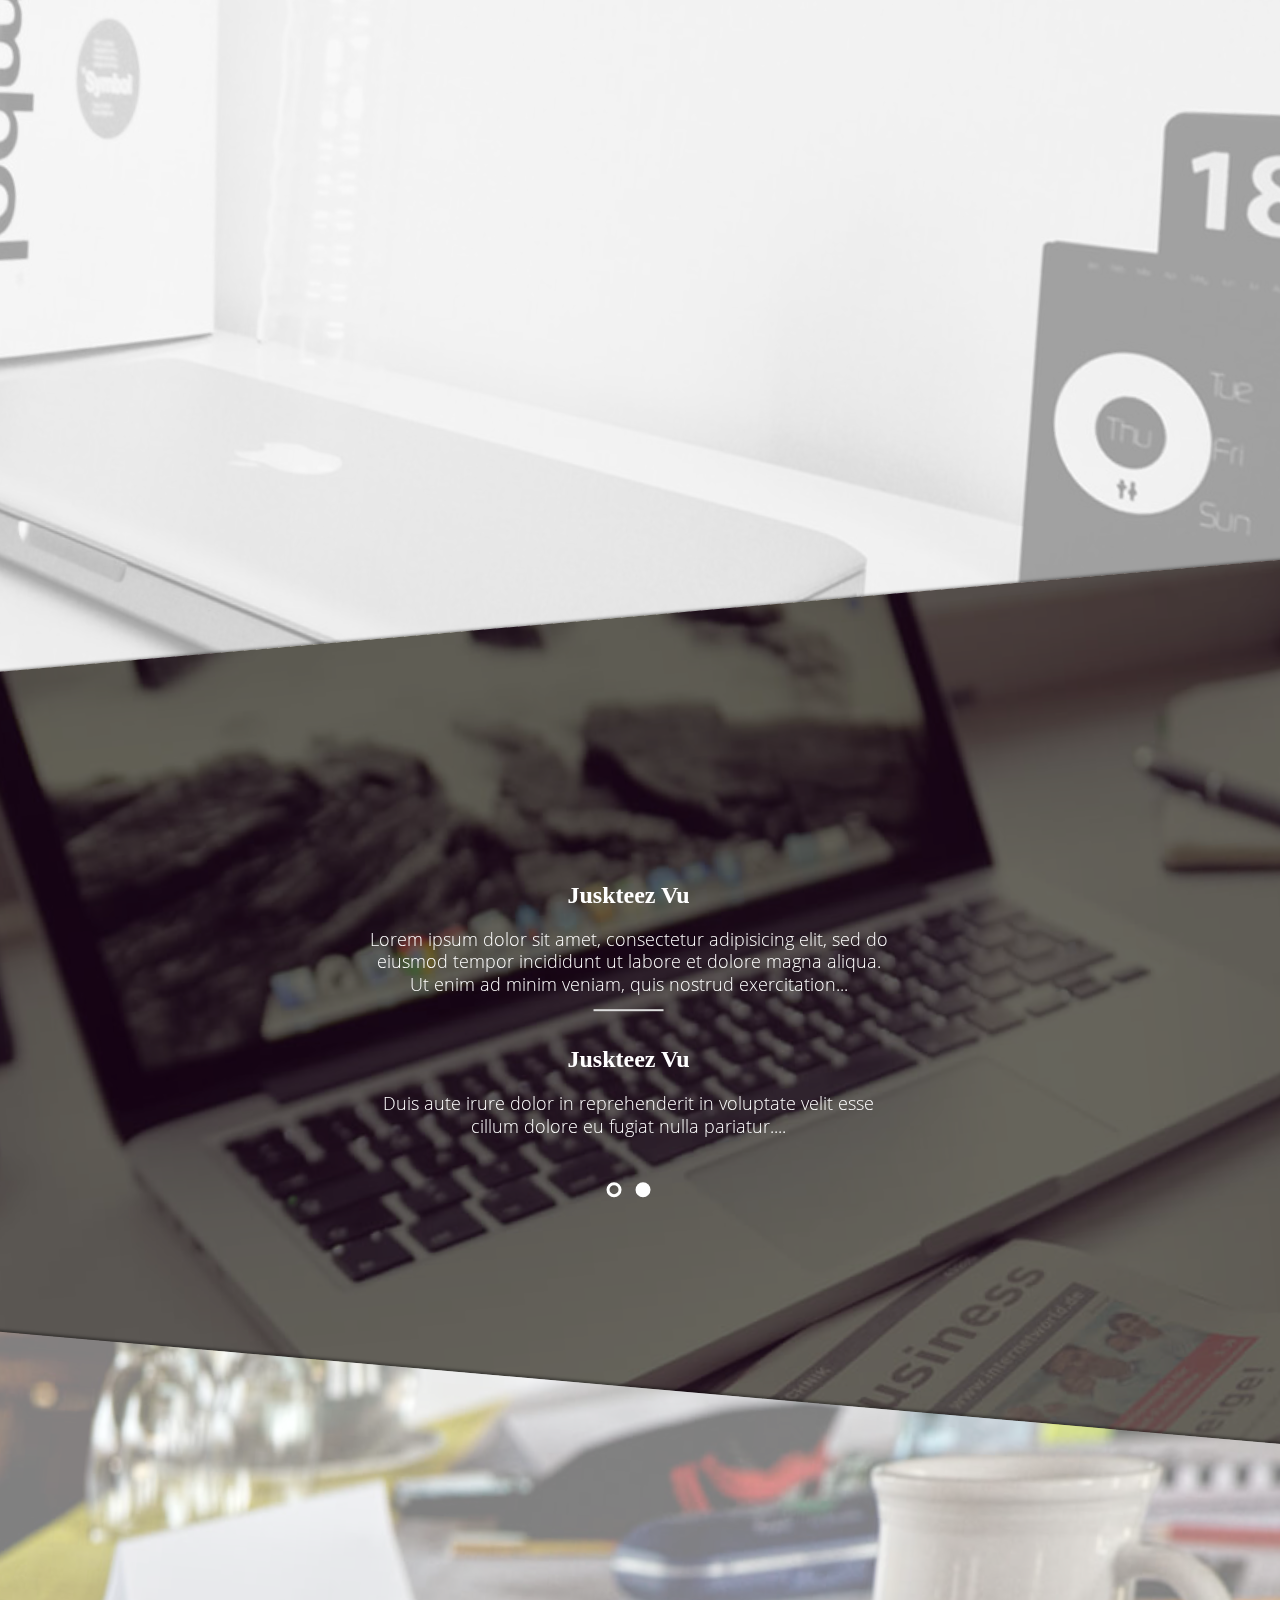
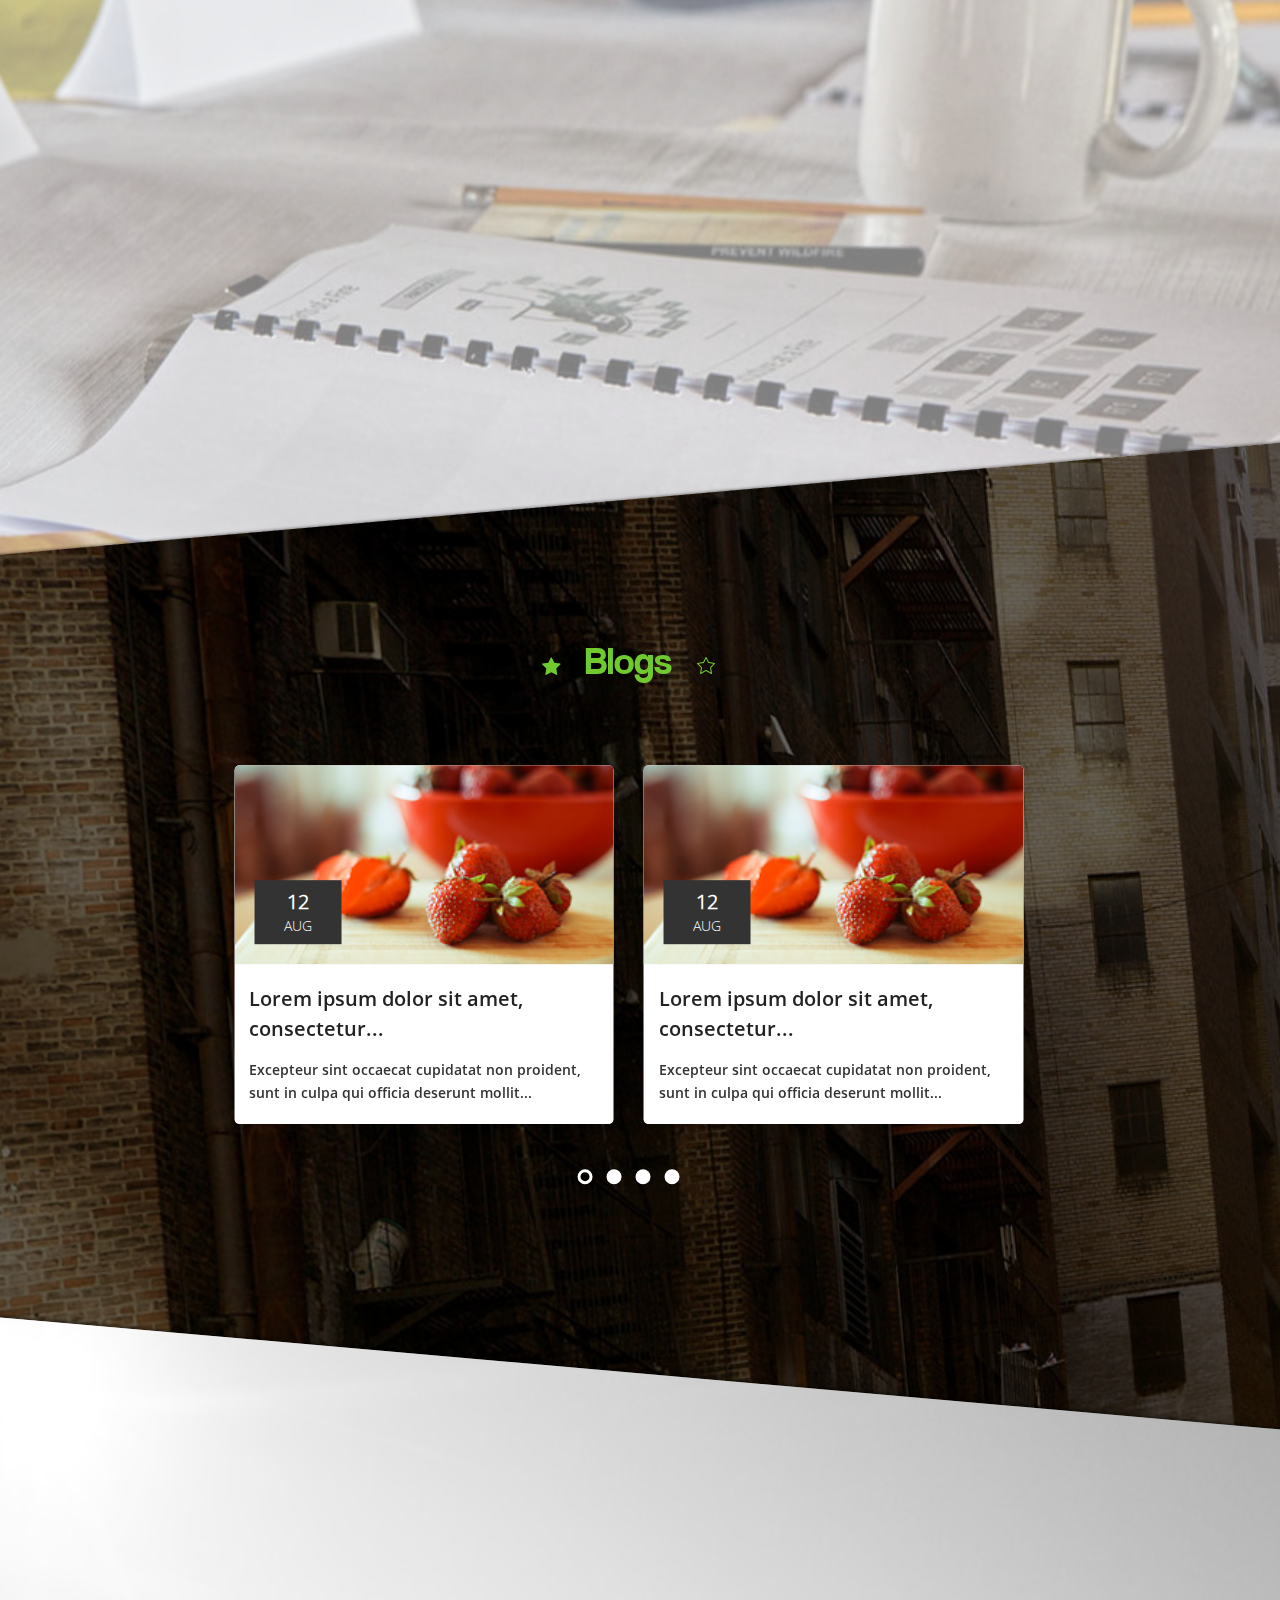
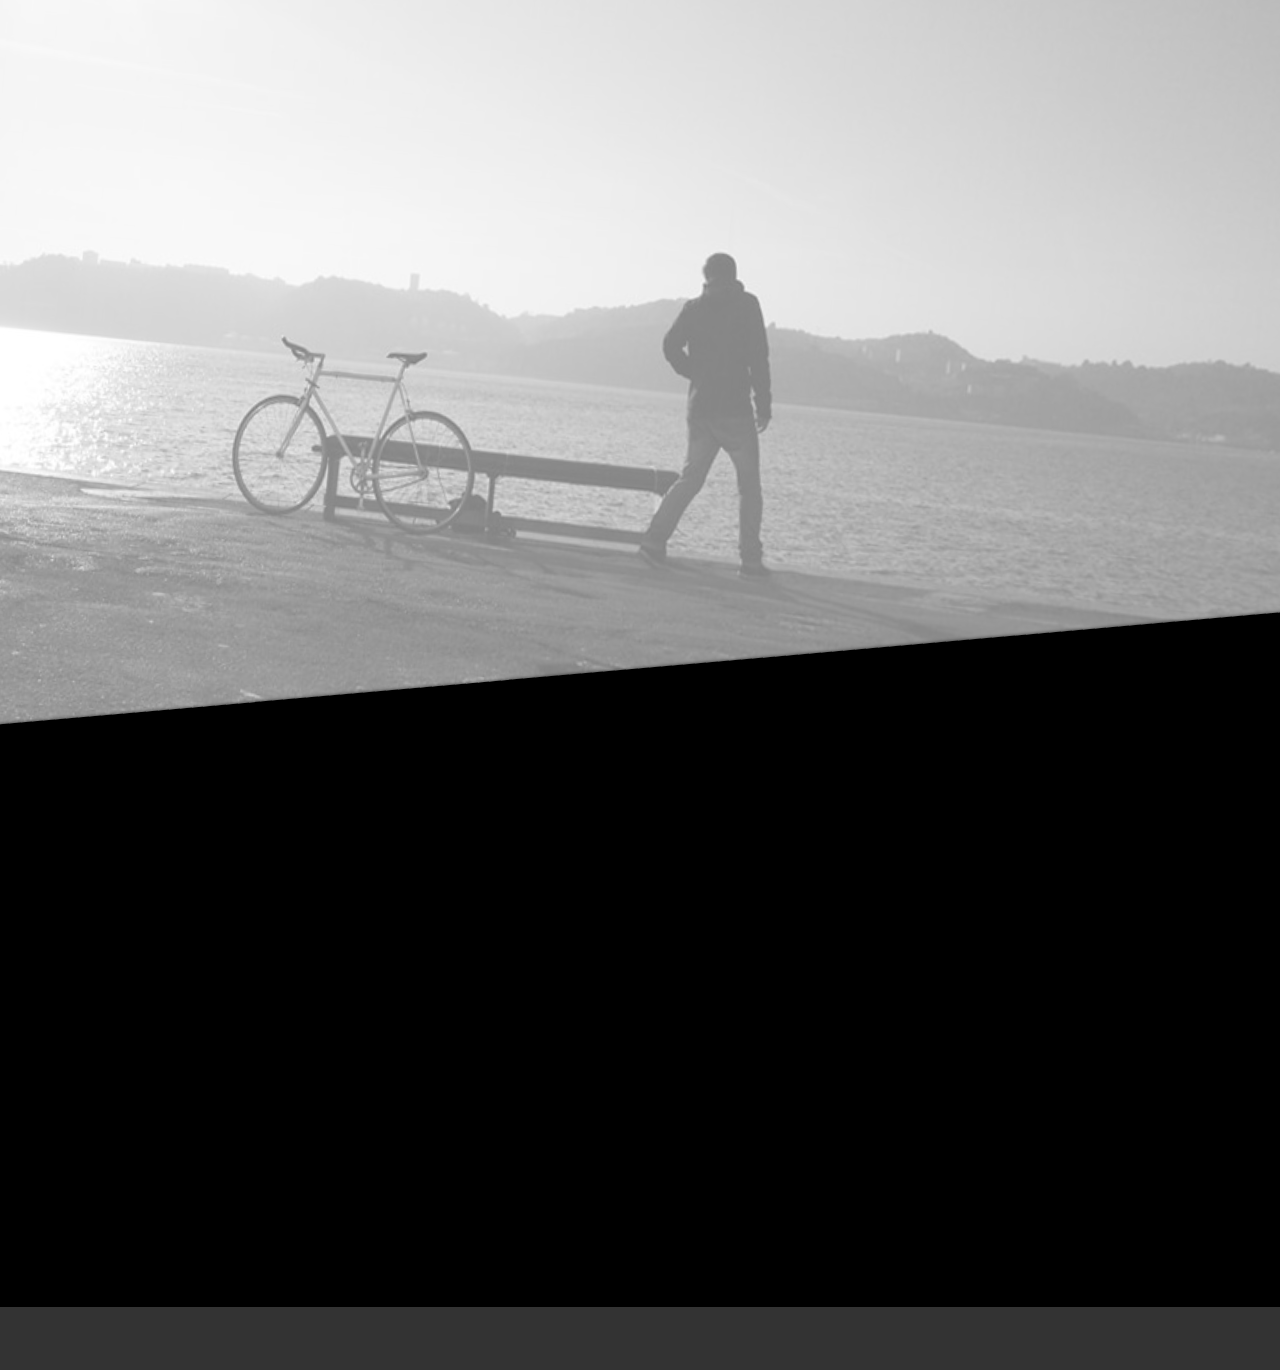
<file: class1/index.html>
<!doctype html>
<!--[if lt IE 7]>      <html class="no-js lt-ie9 lt-ie8 lt-ie7" lang=""> <![endif]-->
<!--[if IE 7]>         <html class="no-js lt-ie9 lt-ie8" lang=""> <![endif]-->
<!--[if IE 8]>         <html class="no-js lt-ie9" lang=""> <![endif]-->
<!--[if gt IE 8]><!--> <html class="no-js" lang=""> <!--<![endif]-->
    <head>
        <meta charset="utf-8">
        <meta http-equiv="X-UA-Compatible" content="IE=edge,chrome=1">
        <title>Bangoes flat One Page Portfolio Template</title>
        <meta name="description" content="">
        <meta name="viewport" content="width=device-width, initial-scale=1">
        <link rel="apple-touch-icon" href="apple-touch-icon.png">

        <!--<link href='https://fonts.googleapis.com/css?family=Titillium+Web:400,200,300,600,700' rel='stylesheet' type='text/css'>-->
        <link rel="stylesheet" href="assets/css/fonticons.css">
        <link rel="stylesheet" href="assets/fonts/stylesheet.css">
        <link rel="stylesheet" href="assets/css/font-awesome.min.css">
        <link rel="stylesheet" href="assets/css/bootstrap.min.css">
        <!--        <link rel="stylesheet" href="assets/css/bootstrap-theme.min.css">-->


        <!--For Plugins external css-->
        <link rel="stylesheet" href="assets/css/plugins.css" />

        
        <link rel="stylesheet" href="assets/css/navmenu.css">
		
		<!--Theme custom css -->
        <link rel="stylesheet" href="assets/css/style.css">

        <!--Theme Responsive css-->
        <link rel="stylesheet" href="assets/css/responsive.css" />

        <script src="assets/js/vendor/modernizr-2.8.3-respond-1.4.2.min.js"></script>

    </head>
    <body>
        <!--[if lt IE 8]>
            <p class="browserupgrade">You are using an <strong>outdated</strong> browser. Please <a href="http://browsehappy.com/">upgrade your browser</a> to improve your experience.</p>
        <![endif]-->

        <!--Home page style-->

		<div class='preloader'><div class='loaded'>&nbsp;</div></div>
		<nav id="main-nav">
			<ul>
				<li><a href="#home"><span>Home</span></a></li>
				<li><a href="#about"><span>About Me</span></a></li>
				<li><a href="#features"><span>Features</span></a></li>
				<li><a href="#experience"><span>Experience</span></a></li>
				<li><a href="#portfolio"><span>Portfolio</span></a></li>
				
			</ul>
			<a href="#" class="cd-close-menu">Close<span></span></a>
		</nav>		
		
		
		


<figure class="main_area">

        <div id="home" class="home home-main-content">
            <div class="home-overlay-fluid">
                <div class="container">
                    <div class="row">
						<div class="main_home_content text-center wow fadeInUp" data-wow-duration="1.5s">
							<div class="div-menu">
								<header class="cd-header">
									<a class="cd-menu-trigger" href="#main-nav"><span></span></a>
								</header>
							</div>
						
							<div class="logo_img">
								<a href=""><img src="assets/images/logo.png" alt="" /></a>
							</div>
							<h2>John Doe</h2>
							<div class="separator"></div>
							<p>Creative Graphics & Web Designer based in My Country</p>
							<a href="" class="btn btn-lg">Check Me Out</a>
						</div>
						  
						
						
						
                    </div>
                </div>
            </div>
        </div><!-- End of Banner Section -->


        <section id="about" class="about">
			<div class="about_overlay">
				<div class="container chikobiko">
						<div class="user_seperator text-center">
							<a href=""><i class="lnr lnr-user"></i></a>
						</div>
					<div class="row">
							<div class="head_title text-center">
								<h2><i class="fa fa-star"></i> About me <i class="lnr lnr-star"></i></h2>
							</div>
						
						<div class="main_about_content text-center wow fadeIn" data-wow-duration="1.5s">
						   <div class="col-md-12">
								<div class="about_top_content">
									<i class="fa fa-quote-right"></i>
									<p>Lorem ipsum dolor sit amet, consectetur adipisicing elit, sed do eiusmod tempor incididunt ut labore et dolore magna aliqua. Ut enim ad minim veniam, quis nostrud exercitation...</p>
								</div>
								<div class="about_bottom_content">
									<div class="about_bottom_title">
										<h4>My Skill</h4>
									</div>
									<a href=""><img src="assets/images/ab1.png" alt="" /></a>
									<a href=""><img src="assets/images/ab2.png" alt="" /></a>
									<a href=""><img src="assets/images/ab3.png" alt="" /></a>
									<a href=""><img src="assets/images/ab4.png" alt="" /></a>
									<a href=""><img src="assets/images/ab5.png" alt="" /></a>
								</div>
							</div>
							
						</div>
					</div>
				</div>
			</div>
        </section><!-- End of Features Section -->
		
		<section id="features" class="features">
			<div class="features_overlay">
				<div class="container bangbang">
					<div class="row">
							<div class="head_title text-center wow pulse" data-wow-duration="1.5s">
								<h2><i class="fa fa-star"></i> Features <i class="lnr lnr-star"></i></h2>
							</div>
						<div class="main_features wow pulse" data-wow-duration="2s">
							<div class="main_features_content">
							
								<div class="single_features">
									<div class="col-md-6">
										<div class="single_features_text">
											<h2><i class="fa fa-file-code-o"></i>Web Design</h2>
											<p>Lorem ipsum dolor sit amet, consectetur adipisicing elit, sed do eiusmod tempor incididunt ut labore et dolore magna aliqua...</p>
										</div>
									</div>
									
									<div class="col-md-6">
										<div class="single_features_text">
											<h2><i class="fa fa-file-code-o"></i>Web Design</h2>
											<p>Lorem ipsum dolor sit amet, consectetur adipisicing elit, sed do eiusmod tempor incididunt ut labore et dolore magna aliqua...</p>
										</div>
									</div>
								</div>
								
								<div class="single_features">
									<div class="col-md-6">
										<div class="single_features_text">
											<h2><i class="fa fa-file-code-o"></i>Web Design</h2>
											<p>Lorem ipsum dolor sit amet, consectetur adipisicing elit, sed do eiusmod tempor incididunt ut labore et dolore magna aliqua...</p>
										</div>
									</div>
									
									<div class="col-md-6">
										<div class="single_features_text">
											<h2><i class="fa fa-file-code-o"></i>Web Design</h2>
											<p>Lorem ipsum dolor sit amet, consectetur adipisicing elit, sed do eiusmod tempor incididunt ut labore et dolore magna aliqua...</p>
										</div>
									</div>
								</div>
								
							</div>
						</div>
					</div>
				</div>
			</div>
		</section>
		
		<section id="tinyforest" class="tinyforest">
			<div class="tinyforest_overlay">
				<div class="container chikobiko">
					<div class="row">
						<div class="main_tinyforest">
							<div class="col-md-5">
								<div class="single_tinyforest wow fadeInRight" data-wow-duration="1.5s">
									<div class="date">12/01/2016</div>
									<h3>Tiny Forest</h3>
									<blockquote>
										<p>Lorem ipsum dolor sit amet is just a dummy dummy paragraph of printing and typesetting industry.</p>
									</blockquote>
									
									<a href="" class="btn btn-white">View Project</a>
								</div>
							</div>
						</div>
					</div>
				</div>
			</div>
		</section>
		
		<section id="coolautumn" class="coolautumn">
			<div class="tinyforest_overlay coolautumn_overlay">
				<div class="container bangbang">
					<div class="row">
						<div class="main_coolautumn">
							<div class="col-md-5 col-md-offset-7">
								<div class="single_coolautumn text-right wow fadeInLeft" data-wow-duration="1.5s">
									<div class="date">12/01/2016</div>
									<h3>Cool Autumn</h3>
									<blockquote class="blockquote-reverse">
										<p>Lorem ipsum dolor sit amet is just a dummy dummy paragraph of printing and typesetting industry.</p>
									</blockquote>
									<a href="" class="btn btn-white">View Project</a>
								</div>
							</div>
						</div>
					</div>
				</div>
			</div>
		</section>
		
		<section id="drivinghome" class="drivinghome">
			<div class="tinyforest_overlay drivinghome_overlay">
				<div class="container chikobiko">
					<div class="row">
						<div class="main_drivinghome">
							<div class="col-md-5">
								<div class="single_drivinghome wow fadeInRight" data-wow-duration="2s">
									<div class="date">12/01/2016</div>
									<h3>Driving Home</h3>
									<blockquote>
										<p>Lorem ipsum dolor sit amet is just a dummy dummy paragraph of printing and typesetting industry.</p>
									</blockquote>
									<a href="" class="btn btn-white">View Project</a>
								</div>
							</div>
						</div>
					</div>
				</div>
			</div>
		</section>
		
		<section id="pricing" class="pricing">
			<div class="about_overlay pricing_overlay">
				<div class="container bangbang">
					<div class="row">
							<div class="head_title text-center wow pulse" data-wow-duration="1s">
								<h2><i class="fa fa-star"></i> Pricing <i class="lnr lnr-star"></i></h2>
							</div>
						<div class="main_pricing">
							<div class="pricing_content_area wow pulse" data-wow-duration="2s">
							
								<div class="col-md-4 col-sm-6 col-xs-8">
									<div class="single_pricing_text">
										
										<header class="head_one">
											<h3>Saving Pack</h3>
											<p><span>$</span>30</p>
										</header>
										<div class="single_pricing_skew">
											<div class="pricing_text">
											
												<ul>
													<li>Unlimited to 5 Projects</li>
													<li>Unlimited collabrators</li>
													<li>Unlimited storage</li>
													<li>Real-time collabration</li>
													<li>24x7 Support</li>
													<li>24x7 Support</li>
													<li>24x7 Support</li>
												</ul>
												
											</div>
										</div>
										
										<footer class="singup">Sing Up</footer>
									</div>
								</div>
								
								<div class="col-md-4 col-sm-6 col-xs-8">
									<div class="single_pricing_text standard">
										<header class="head_two">
											<h3>Standard Pack</h3>
											<p><span>$</span>60</p>
										</header>
										<figure class="single_pricing_skew">
											<div class="pricing_text">
												
												<ul>
													<li>Unlimited to 5 Projects</li>
													<li>Unlimited collabrators</li>
													<li>Unlimited storage</li>
													<li>Real-time collabration</li>
													<li>24x7 Support</li>
													<li>24x7 Support</li>
													<li>24x7 Support</li>
												</ul>
												
											</div>
										</figure>
										<footer class="singup">Sing Up</footer>
									</div>
								</div>
								

								
								<div class="col-md-4 col-sm-6 col-xs-8">
									<div class="single_pricing_text">
										<header class="head_three">
											<h3>Premium Pack</h3>
											<p><span>$</span>90</p>
										</header>
										<div class="single_pricing_skew">
											<div class="pricing_text">
													
												<ul>
													<li>Unlimited to 5 Projects</li>
													<li>Unlimited collabrators</li>
													<li>Unlimited storage</li>
													<li>Real-time collabration</li>
													<li>24x7 Support</li>
													<li>24x7 Support</li>
													<li>24x7 Support</li>
												</ul>
												
											</div>
										</div>
										<footer class="singup">Sing Up</footer>
									</div>
								</div>
							</div>
						</div>
			
					</div>
				</div>
			</div>
		</section><!-- End of Pricing Section -->
		
				
		
		
		
		<section id="testimonial" class="testimonial">
			<div class="features_overlay">
				<div class="container chikobiko">
					<div class="row">
							<div class="head_title text-center wow pulse" data-wow-duration="1s">
								<h2><i class="fa fa-star"></i> Testimonial <i class="lnr lnr-star"></i></h2>
							</div>
						<div class="main_testimonial text-center">
							<div class="main_testimonial_content">
								<div class="single_testimonial">
									<h3>Juskteez Vu</h3>
									<p>Lorem ipsum dolor sit amet, consectetur adipisicing elit, sed do eiusmod tempor incididunt ut labore et dolore magna aliqua. Ut enim ad minim veniam, quis nostrud exercitation...</p>
									<div class="separator"></div>
									
									<h3>Juskteez Vu</h3>
									<p>Duis aute irure dolor in reprehenderit in voluptate velit esse cillum dolore eu fugiat nulla pariatur....</p>
								</div>
								<div class="single_testimonial">
									<h3>Juskteez Vu</h3>
									<p>Lorem ipsum dolor sit amet, consectetur adipisicing elit, sed do eiusmod tempor incididunt ut labore et dolore magna aliqua. Ut enim ad minim veniam, quis nostrud exercitation...</p>
									<div class="separator"></div>
									
									<h3>Juskteez Vu</h3>
									<p>Duis aute irure dolor in reprehenderit in voluptate velit esse cillum dolore eu fugiat nulla pariatur....</p>
								</div>
							</div>
						</div>
					</div>
				</div>
			</div>
		</section>
		
		<section id="clients" class="clients">
			<div class="about_overlay ">
				<div class="container bangbang">
					<div class="row">
							<div class="head_title text-center wow pulse" data-wow-duration="1s">
								<h2><i class="fa fa-star"></i> Clients <i class="lnr lnr-star"></i></h2>
							</div>
						<div class="main_clients text-center">
							<div class="main_clients_content wow fadeIn" data-wow-duration="2s">
								<div class="no-padding col-sm-4">
									<div class="single_clients">
										<img src="assets/images/c1.png" alt="" />
									</div>
								</div>
								<div class="no-padding col-sm-4">
									<div class="single_clients">
										<img src="assets/images/c2.png" alt="" />
									</div>
								</div>
								<div class="no-padding col-sm-4">
									<div class="single_clients no-border-right">
										<img src="assets/images/c3.png" alt="" />
									</div>
								</div>
								<div class="no-padding col-sm-4">
									<div class="single_clients">
										<img src="assets/images/c1.png" alt="" />
									</div>
								</div>
								<div class="no-padding col-sm-4">
									<div class="single_clients">
										<img src="assets/images/c2.png" alt="" />
									</div>
								</div>
								<div class="no-padding col-sm-4">
									<div class="single_clients no-border-right">
										<img src="assets/images/c3.png" alt="" />
									</div>
								</div>
								<div class="no-padding col-sm-4">
									<div class="single_clients no-border-bottom">
										<img src="assets/images/c1.png" alt="" />
									</div>
								</div>
								<div class="no-padding col-sm-4">
									<div class="single_clients no-border-bottom">
										<img src="assets/images/c2.png" alt="" />
									</div>
								</div>
								<div class="no-padding col-sm-4">
									<div class="single_clients no-border-bottom no-border-right">
										<img src="assets/images/c3.png" alt="" />
									</div>
								</div>
							</div>
						</div>
					</div>
				</div>
			</div>
		</section>
		
		<section id="blogs" class="blogs">
			<div class="features_overlay">
				<div class="container chikobiko">
					<div class="row">
							<div class="head_title text-center">
								<h2><i class="fa fa-star"></i> Blogs <i class="lnr lnr-star"></i></h2>
							</div>
						<div class="main_blogs">
							<div class="main_blogs_content">
								<div class="col-sm-6">
									<div class="single_blogs">
										<div class="single_blogs_img">
											<img src="assets/images/sblog1.jpg" alt="" />
											<div class="dates"><span>12</span> Aug</div>
										</div>
										<div class="single_blogs_deatels">
											<h5><a href="">Lorem ipsum dolor sit amet, consectetur...</a></h5>
											<p>Excepteur sint occaecat cupidatat non proident, sunt in culpa qui officia deserunt mollit...</p>
										</div>
									</div>
								</div>
								
								<div class="col-sm-6">
									<div class="single_blogs">
										<div class="single_blogs_img">
											<img src="assets/images/sblog1.jpg" alt="" />
											<div class="dates"><span>12</span> Aug</div>
										</div>
										<div class="single_blogs_deatels">
											<h5><a href="">Lorem ipsum dolor sit amet, consectetur...</a></h5>
											<p>Excepteur sint occaecat cupidatat non proident, sunt in culpa qui officia deserunt mollit...</p>
										</div>
									</div>
								</div>
								
							</div>
							
							<div class="main_blogs_content">
								<div class="col-sm-6">
									<div class="single_blogs">
										<div class="single_blogs_img">
											<img src="assets/images/sblog1.jpg" alt="" />
											<div class="dates"><span>12</span> Aug</div>
										</div>
										<div class="single_blogs_deatels">
											<h5><a href="">Lorem ipsum dolor sit amet, consectetur...</a></h5>
											<p>Excepteur sint occaecat cupidatat non proident, sunt in culpa qui officia deserunt mollit...</p>
										</div>
									</div>
								</div>
								
								<div class="col-sm-6">
									<div class="single_blogs">
										<div class="single_blogs_img">
											<img src="assets/images/sblog1.jpg" alt="" />
											<div class="dates"><span>12</span> Aug</div>
										</div>
										<div class="single_blogs_deatels">
											<h5><a href="">Lorem ipsum dolor sit amet, consectetur...</a></h5>
											<p>Excepteur sint occaecat cupidatat non proident, sunt in culpa qui officia deserunt mollit...</p>
										</div>
									</div>
								</div>
								
							</div>
							
							<div class="main_blogs_content">
								<div class="col-sm-6">
									<div class="single_blogs">
										<div class="single_blogs_img">
											<img src="assets/images/sblog1.jpg" alt="" />
											<div class="dates"><span>12</span> Aug</div>
										</div>
										<div class="single_blogs_deatels">
											<h5><a href="">Lorem ipsum dolor sit amet, consectetur...</a></h5>
											<p>Excepteur sint occaecat cupidatat non proident, sunt in culpa qui officia deserunt mollit...</p>
										</div>
									</div>
								</div>
								
								<div class="col-sm-6">
									<div class="single_blogs">
										<div class="single_blogs_img">
											<img src="assets/images/sblog1.jpg" alt="" />
											<div class="dates"><span>12</span> Aug</div>
										</div>
										<div class="single_blogs_deatels">
											<h5><a href="">Lorem ipsum dolor sit amet, consectetur...</a></h5>
											<p>Excepteur sint occaecat cupidatat non proident, sunt in culpa qui officia deserunt mollit...</p>
										</div>
									</div>
								</div>
								
							</div>
							
							<div class="main_blogs_content">
								<div class="col-sm-6">
									<div class="single_blogs">
										<div class="single_blogs_img">
											<img src="assets/images/sblog1.jpg" alt="" />
											<div class="dates"><span>12</span> Aug</div>
										</div>
										<div class="single_blogs_deatels">
											<h5><a href="">Lorem ipsum dolor sit amet, consectetur...</a></h5>
											<p>Excepteur sint occaecat cupidatat non proident, sunt in culpa qui officia deserunt mollit...</p>
										</div>
									</div>
								</div>
								
								<div class="col-sm-6">
									<div class="single_blogs">
										<div class="single_blogs_img">
											<img src="assets/images/sblog1.jpg" alt="" />
											<div class="dates"><span>12</span> Aug</div>
										</div>
										<div class="single_blogs_deatels">
											<h5><a href="">Lorem ipsum dolor sit amet, consectetur...</a></h5>
											<p>Excepteur sint occaecat cupidatat non proident, sunt in culpa qui officia deserunt mollit...</p>
										</div>
									</div>
								</div>
								
							</div>
						</div>
					</div>
				</div>
			</div>
		</section>

       


        <section id="contact" class="contact">
			<div class="about_overlay ">
				<div class="container bangbang">
					<div class="row">
						<div class="main_contact">
								<div class="head_title text-center wow fadeInDown" data-wow-duration="1s">
									<h2><i class="fa fa-star"></i> Get In touch <i class="lnr lnr-star"></i></h2>
								</div>
							<div class="contact_content">
								
								<div class="col-md-6 col-sm-6 col-xs-12">
									<div class="contact_message wow fadeInLeft" data-wow-duration="1.5s">
										<form action="#" id="formid">
											<div class="form-group">
												<input type="text" class="form-control" name="name" placeholder="Name" required="">
											</div>
											
											<div class="form-group">
												<input type="email" class="form-control" name="email" placeholder="Email" required="">
											</div>

											<div class="form-group">
												<textarea class="form-control" name="message" rows="6" placeholder="Message"></textarea>
											</div>

											<div class="message_btn text-right">
												<a href="" class="btn btn-primary">Submit</a>
											</div>
										</form>
									</div>
								</div>

								<div class="col-sm-6 col-xs-12">
									<div class="contact_socail_bookmark_area wow fadeInRight" data-wow-duration="1.5s">
										
										
										<div class="single_contact_phone">
											<h3>Address:</h3>
											<span>Building, 123 Main Street, City Country</span>
											
										</div>
										
										<div class="single_contact_phone">
											<h3>Phone:</h3>
											<span>+48 202 - 555 - 0114</span>
										</div>
									
										<div class="single_contact_phone">
											<h3>Email:</h3>
											<span>XS@yoursite.com</span>
										</div>
										
										<div class="contact_socail_bookmark">
											<ul>
												<li><a href="" class="s_f_1"><i class="fa fa-twitter"></i></a></li>
												<li><a href="" class="s_f_2"><i class="fa fa-facebook"></i></a></li>
												<li><a href="" class="s_f_3"><i class="fa fa-deviantart"></i></a></li>
												<li><a href="" class="s_f_4"><i class="fa fa-dribbble"></i></a></li>
												<li><a href="" class="s_f_5"><i class="fa fa-github"></i></a></li>
												<li><a href="" class="s_f_6"><i class="fa fa-youtube"></i></a></li>
												<li><a href="" class="s_f_7"><i class="fa fa-skype"></i></a></li>
												<li><a href="" class="s_f_5"><i class="fa fa-tumblr"></i></a></li>
												<li><a href="" class="s_f_4"><i class="fa fa-behance"></i></a></li>
											</ul>
										</div>
									</div>
								</div>
							</div>
						</div>
					</div>
					
					
				</div>
			</div>
        </section><!-- End of contact With Map Section -->

        
		<section id="maps" class="maps ">
			
			<div class="maps_overlay">
				<div class="ourmap">
					<div class="container">
						<div class="row">
							<div class="main_maps">
							
							</div>
						</div>
					</div>
				</div>
			</div>
		</section>
		
		
		<footer id="footer" class="footer">
			<div class="container">
				<div class="row">
					<div class="main_footer text-center wow fadeInUp" data-wow-duration="2s">
						<p>Made with <i class="fa fa-heart"></i> by <a href="http://bootstrapthemes.co">Bootstrap Themes</a>   2016. All Rights Reserved</p>
					</div>
				</div>
			</div>
		</footer>


</figure>
       





        <!-- STRAT SCROLL TO TOP -->

        <div class="scrollup">
            <a href="#"><i class="fa fa-chevron-up"></i></a>
        </div>

        <script src="assets/js/vendor/jquery-1.11.2.min.js"></script>
        <script src="assets/js/vendor/bootstrap.min.js"></script>
        <script src="assets/js/vendor/isotope.min.js"></script>

        <script src="assets/js/jquery.easypiechart.min.js"></script>
        <script src="assets/js/jquery.mixitup.min.js"></script>
		<script src="http://maps.google.com/maps/api/js"></script>
        <script src="assets/js/gmaps.min.js"></script>
            <script>
            var map = new GMaps({
              el: '.ourmap',
              scrollwheel: false,
              lat: -12.043333,
              lng: -77.028333
            });
            </script>
            
        <script src="assets/js/plugins.js"></script>
        <script src="assets/js/main.js"></script>
        
    </body>
</html>
</file>
<file: class-1-service -section/assets/css/style.css>
/* Base css */
@import url('https://fonts.googleapis.com/css?family=open+sans:300,300i,400,400i,600,600i,700,700i,800,800i,');
a:focus,input:focus, button:focus { outline: 0 solid }
a:hover{ text-decoration:none}
img{
	max-width:100%;
	height:auto;
	}
	h1,
	h2,
	h3,
	h4,
	h5,
	h6{
		margin:0 0 15px;
		font-weight:700;
	}
	body{
	font-family:'open Sans', sans-serif;
	}
	.section-padding{
	padding:80px 0;
	}
	.single-service-box{
		display:block;
		border:2px solid #e8e8e8;
		border-radius:3px;
		padding:30px;
		text-align:center;
		position:relative;
		padding-top:58px;
		color:#333;
	}
	.single-service-box:hover{
		color:#333;
	}
	.single-service-box p{
		margin:0 auto;
	}
	.single-service-box h3{
		font-size:20px;
	}
	.single-service-box>.fa-inbox{
        background-color:#7AC14E;
	}	
.single-service-box>.fa-calendar{
        background-color:#9BBF26;
	}	
	.service-icon{
		position:absolute;
		width:70px;
		height:70px;
		background-color:#55BE74;
		color:#fff;
		font-size:30px;
		line-height:70px;
		border-radius:50%;
		left:50%;
		margin-left:-35px;
		top:-35px
	}
</file>
<file: class-2/assets/css/style.css>
/* Base css */
@import url('https://fonts.googleapis.com/css?family=open+sans:300,300i,400,400i,600,600i,700,700i,800,800i,');
a:focus,input:focus, button:focus { outline: 0 solid }
a:hover{ text-decoration:none}
img{
	max-width:100%;
	height:auto;
}
h1,
h2,
h3,
h4,
h5,
h6{
		margin:0 0 15px;
		font-weight:700;
	}
body{
	font-family:'open Sans', sans-serif;
	}
.section-padding{
	padding:100px 0;
	}
.service-box-bg-one{background-image: url(../img/bg-1.jpg);}
.service-box-bg-two{background-image:url(../img/bg-2.jpg);}
.service-box-bg-three{background-image:url(../img/bg-3.jpeg);}
.service-box-bg-four{background-image:url(../img/bg-4.jpg);}
.service-box {
    height: 200px;
    background-size: cover;
    background-position: center;
    background-color: #ddd;
    border-radius: 5px;
    color: #fff;
    text-align: center;
    padding: 30px;
    position: relative;
    z-index: 2;
}
.boxed-btn {
    color: #333;
    font-weight: 700;
    text-transform: uppercase;
    background: #F5B80E;
    padding: 10px 15px;
    display: inline-block;
    border-radius: 2px;
    transition: .3s;
    font-size: 12px;
    opacity: 0;
    visibility: hidden;
	transition:.2s;
}

.service-box:hover .boxed-btn {
    opacity: 1;
    visibility: visible;
}
.boxed-btn:hover {
	transition:.3s;
    color: #fff;
}
.service-box-hover{
	position:absolute;
	left:0;
	bottom: -20px;
	width:100%;
	transition:.2s;
}
.service-box:hover	.service-box-hover{
	bottom:30px;
}
.service-box-hover h3{
	font-size:19px;
	margin-bottom:20px;
	font-weight:400;
}
.service-box:after{
	position:absolute;
	left:0;
	top:0;
	height:100%;
	width:100%;
	content:'';
	background:#000;
	 z-index: -1;
	 opacity:.5;
}
</file>
<file: class-3/assets/css/style.css>
/* Base css */
@import url('https://fonts.googleapis.com/css?family=open+sans:300,300i,400,400i,600,600i,700,700i,800,800i,');
a:focus,input:focus, button:focus { outline: 0 solid }
a:hover{ text-decoration:none}
img{
	max-width:100%;
	height:auto;
}
h1,
h2,
h3,
h4,
h5,
h6{
		margin:0 0 15px;
		font-weight:700;
	}
body{
	font-family:'open Sans', sans-serif;
	}
.section-padding{
	padding:100px 0;
}
.service-box-bg{
	background-size:cover;
	background-color:#ddd;
	background-position:center;
	height:220px;
}
.service-box-bg-1{background-image: url(../img/bg-1.jpg);}
.service-box-bg-2{background-image:url(../img/bg-2.png);}
.service-box-bg-3{background-image:url(../img/bg-3.jpg);}
.service-box-inner{
	border:1px solid #DBD9DB;
	border-top:0px solid;
	padding:20px;
	padding-bottom:41px;
	text-align:center;
}
.service-box-inner h3{
	text-transform:uppercase;
	font-size:20px;
}
p.service-meta{
	opacity:.5;
	text-transform:uppercase;
	font-size:12px;
	margin:0;
}
.service-box-more-wrap{
	position:absolute;
	left:0;
	bottom:-20px;
	width:100%;
	text-align:center;
}
.border-btn{
	display:inline-block;
	border:1px solid #DBD9DB;
	color:#999;
	text-transform:uppercase;
	font-weight:700;
	padding:10px 30px;
	background:#fff;
	transition:.3s;
}
.service-box-more-wrap a:hover {
    text-decoration: none;
    color: #333;
    background-color: #f3f3f3;
}
</file>
<file: class-4/assets/css/style.css>
/* Base css */
@import url('https://fonts.googleapis.com/css?family=open+sans:300,300i,400,400i,600,600i,700,700i,800,800i,');
a:focus,input:focus, button:focus { outline: 0 solid }
a:hover{ text-decoration:none}
img{
	max-width:100%;
	height:auto;
}
h1,
h2,
h3,
h4,
h5,
h6{
		margin:0 0 15px;
		font-weight:700;
	}
body{
	font-family:'open Sans', sans-serif;
	background-color:#F6F5F7;
	}
.section-padding{
	padding:100px 0;
}
.section-title h2{
	text-transform:uppercase;
	color:#01C0FE;
	font-size:35px;
}
.section-title-sep{
	position:relative;
	height:2px;
	background:#01C0FE;
	width:300px;
	margin:0 auto 50px;
}
.section-title-sep:after{
	position:absolute;
	left:50%;
	bottom:-2px;
	width:70px;
	height:5px;
	background:#01C0FE;
	content:"";
	margin-left:-35px;
	z-index:1;
}
.section-title{
	margin-top:50px;
	margin-bottom:50px;
}
.single-team-box{
	background:#fff;
	padding:30px;
	text-align:center;
	font-size:15px;
	line-height:1.6;
}
.single-team-box img{
	max-width:200px;
	max-height: 200px;
	display:block;
	margin:0 auto 30px;
	border-radius:50%;
}
.team-dis span{
	color:#2296F4;
	font-size:120%;
	
}
.single-team-box h4{
	margin-top:20px;
	color:#2296F4;
}
.single-team-box h4 span{
	margin-top:9px;
	color:#333;
	font-weight:400;
	display:block;
	
}
.team-carousel .owl-nav div {
    position: absolute;
    height: 35px;
    width: 35px;
    background-color: #05BFFE;
    color: #fff;
    font-size: 20px;
    line-height: 35px;
    text-align: center;
    border-radius: 50%;
    left: -50px;
    top: 50%;
    margin-top: -17.5px;
}
.team-carousel .owl-nav div.owl-next {
    left: auto;
    right: -70px;
}
</file>
<file: class-5/assets/css/style.css>
/* Base css */
@import url('https://fonts.googleapis.com/css?family=open+sans:300,300i,400,400i,600,600i,700,700i,800,800i,');
a:focus,input:focus, button:focus { outline: 0 solid }
a:hover{ text-decoration:none}
img{
	max-width:100%;
	height:auto;
}
h1,
h2,
h3,
h4,
h5,
h6{
		margin:0 0 15px;
		font-weight:700;
	}
body{
	font-family:'open Sans', sans-serif;
	background-color:#fff;
	font-weight:300;
	}
.section-padding{
	padding:50px 0px;
	background-color:#000;
	border-bottom: 2px solid #333;
}
.author-img{
	position:relative;
	overflow:hidden;
}
.author-img-hover h2{
	font-size:20px;
	text-transform:uppercase;
	font-weight:300;
	letter-spacing:5px;
}
.author-img-hover{
	position:absolute;
	top:0;
	left:0;
	width:100%;
	height:100%;
	z-index:1;
	text-align:center;
	font-size:17px;
	color:#555;
	transition:.3s;
	overflow:hidden;
	opacity:0;
}
.single-team-box h3{
	font-weight:300;
	text-transform:uppercase;
	text-align:center;
	font-size:20px;
	margin-top:16px;
	margin-bottom:0;
	letter-spacing:5px;
}
.single-team-box h3 span{
	display:block;
	font-size:74%;
	margin-top:9px;
}
.social-links a{
	color:#919191;
	padding:2px;
	display:inline-block;
}
.author-img-hover:after{
	position:absolute;
	top:0;
	left:0;
	width:100%;
	height:100%;
	content:"";
	opacity:.8;
	background:#ddd;
	z-index:-1;
}
.author-img-hover-inner{
	display:table;
	height:100%;
	width:100%;
	
}
.author-img-hover-wrap{
	display:table-cell;
	vertical-align:middle;
	padding:20px;	
}
.single-team-box:hover .author-img-hover{
	opacity:1;
	visibility:visible;
}

/*--------------author-img-hover-2-START------------------*/

.author-img-hover-2{
	position:absolute;
	top:-100%;
	left:-100%;
	width:100%;
	height:100%;
	z-index:1;
	text-align:center;
	font-size:17px;
	color:#555;
	transition:.3s;
	overflow:hidden;
	opacity:0;
	visibility:hidden;
}
.author-img-hover-2 h2{
	font-size:20px;
	text-transform:uppercase;
	font-weight:300;
	letter-spacing:5px;
}
.single-team-box:hover .author-img-hover-2{
	visibility:visible;
	left: 0;
	top: 0;
	opacity:1;
}
.author-img-hover-2:after{
	position:absolute;
	top:0;
	left:0;
	width:100%;
	height:100%;
	content:"";
	opacity:.8;
	background:#ddd;
	z-index:-1;
}
/*--------------author-img-hover-2-END-------------------*/

/*--------------author-img-hover-3-START------------------*/

.author-img-hover-3{
	position:absolute;
	top: -100%;
	right: -100%;
	width:100%;
	height:100%;
	z-index:1;
	text-align:center;
	font-size:17px;
	color:#555;
	transition:.3s;
	overflow:hidden;
	opacity:0;
	visibility:hidden;
}
.author-img-hover-3 h2{
	font-size:20px;
	text-transform:uppercase;
	font-weight:300;
	letter-spacing:5px;
}
.single-team-box:hover .author-img-hover-3{
	visibility:visible;
	right: 0;
	top: 0;
	opacity:1;
}
.author-img-hover-3:after{
	position:absolute;
	top:0;
	left:0;
	width:100%;
	height:100%;
	content:"";
	opacity:.8;
	background:#ddd;
	z-index:-1;
}
/*--------------author-img-hover-3-END-------------------*/

/*--------------author-img-hover-4-START------------------*/

.author-img-hover-4{
	position:absolute;
	bottom: -100%;
	right: -100%;
	width:100%;
	height:100%;
	z-index:1;
	text-align:center;
	font-size:17px;
	color:#555;
	transition:.3s;
	overflow:hidden;
	opacity:0;
	visibility:hidden;
}
.author-img-hover-4 h2{
	font-size:20px;
	text-transform:uppercase;
	font-weight:300;
	letter-spacing:5px;
}
.single-team-box:hover .author-img-hover-4{
	visibility:visible;
	right: 0;
	bottom: 0;
	opacity:1;
}
.author-img-hover-4:after{
	position:absolute;
	top:0;
	left:0;
	width:100%;
	height:100%;
	content:"";
	opacity:.8;
	background:#ddd;
	z-index:-1;
}
/*--------------author-img-hover-4-END-------------------*/

/*--------------author-img-hover-5-START------------------*/

.author-img-hover-5{
	position:absolute;
	bottom: -100%;
	left: -100%;
	width:100%;
	height:100%;
	z-index:1;
	text-align:center;
	font-size:17px;
	color:#555;
	transition:.3s;
	overflow:hidden;
	opacity:0;
	visibility:hidden;
}
.author-img-hover-5 h2{
	font-size:20px;
	text-transform:uppercase;
	font-weight:300;
	letter-spacing:5px;
}
.single-team-box:hover .author-img-hover-5{
	visibility:visible;
	left: 0;
	bottom: 0;
	opacity:1;
}
.author-img-hover-5:after{
	position:absolute;
	top:0;
	left:0;
	width:100%;
	height:100%;
	content:"";
	opacity:.8;
	background:#ddd;
	z-index:-1;
}
/*--------------author-img-hover-5-END-------------------*/

/*--------------author-img-hover-6-START------------------*/

.author-img-hover-6{
	position:absolute;
	bottom: -100%;
	right: 0;
	width:100%;
	height:100%;
	z-index:1;
	text-align:center;
	font-size:17px;
	color:#555;
	transition:.3s;
	overflow:hidden;
	opacity:0;
	visibility:hidden;
}
.author-img-hover-6 h2{
	font-size:20px;
	text-transform:uppercase;
	font-weight:300;
	letter-spacing:5px;
}
.single-team-box:hover .author-img-hover-6{
	visibility:visible;
	bottom: 0;
	opacity:1;
}
.author-img-hover-6:after{
	position:absolute;
	top:0;
	left:0;
	width:100%;
	height:100%;
	content:"";
	opacity:.8;
	background:#ddd;
	z-index:-1;
}
/*--------------author-img-hover-6-END-------------------*/

/*--------------author-img-hover-7-START------------------*/

.author-img-hover-7{
	position:absolute;
	top: -100%;
	left: 0;
	width:100%;
	height:100%;
	z-index:1;
	text-align:center;
	font-size:17px;
	color:#555;
	transition:.3s;
	overflow:hidden;
	opacity:0;
	visibility:hidden;
}
.author-img-hover-7 h2{
	font-size:20px;
	text-transform:uppercase;
	font-weight:300;
	letter-spacing:5px;
}
.single-team-box:hover .author-img-hover-7{
	visibility:visible;
	top: 0;
	opacity:1;
}
.author-img-hover-7:after{
	position:absolute;
	top:0;
	left:0;
	width:100%;
	height:100%;
	content:"";
	opacity:.8;
	background:#ddd;
	z-index:-1;
}
/*--------------author-img-hover-7-END-------------------*/

/*--------------author-img-hover-8-START------------------*/

.author-img-hover-8{
	position:absolute;
	top:0%;
	left:-100%;
	width:100%;
	height:100%;
	z-index:1;
	text-align:center;
	font-size:17px;
	color:#555;
	transition:.3s;
	overflow:hidden;
	opacity:0;
	visibility:hidden;
}
.author-img-hover-8 h2{
	font-size:20px;
	text-transform:uppercase;
	font-weight:300;
	letter-spacing:5px;
}
.single-team-box:hover .author-img-hover-8{
	visibility:visible;
	left:0;
	opacity:1;
}
.author-img-hover-8:after{
	position:absolute;
	top:0;
	left:0;
	width:100%;
	height:100%;
	content:"";
	opacity:.8;
	background:#ddd;
	z-index:-1;
}
/*--------------author-img-hover-8-END-------------------*/
/*--------------author-img-hover-9-START------------------*/

.author-img-hover-9{
	position:absolute;
	top:0;
	right:-100%;
	width:100%;
	height:100%;
	z-index:1;
	text-align:center;
	font-size:17px;
	color:#555;
	transition:.3s;
	overflow:hidden;
	opacity:0;
	visibility:hidden;
}
.author-img-hover-9 h2{
	font-size:20px;
	text-transform:uppercase;
	font-weight:300;
	letter-spacing:5px;
}
.single-team-box:hover .author-img-hover-9{
	visibility:visible;
	right:0;
	opacity:1;
}
.author-img-hover-9:after{
	position:absolute;
	top:0;
	left:0;
	width:100%;
	height:100%;
	content:"";
	opacity:.8;
	background:#ddd;
	z-index:-1;
}
    
/*--------------author-img-hover-9-END-------------------*/
/*--------------author-img-hover-10-START------------------*/

.author-img-hover-10{
	position:absolute;
	top:0;
	width:100%;
	height:100%;
	z-index:1;
	text-align:center;
	font-size:17px;
	color:#555;
	transition:.9s;
	overflow:hidden;
	opacity:0;
	visibility:hidden;
}
.author-img-hover-10 h2{
	font-size:20px;
	text-transform:uppercase;
	font-weight:300;
	letter-spacing:5px;
}
.single-team-box:hover .author-img-hover-10{
	visibility:visible;
	transform: rotate(360deg);
	opacity:1;
}
.author-img-hover-10:after{
	position:absolute;
	top:0;
	left:0;
	width:100%;
	height:100%;
	content:"";
	opacity:.8;
	background:#ddd;
	z-index:-1;
}
/*--------------author-img-hover-10-END-------------------*/

/*--------------author-img-hover-11-START------------------*/

.author-img-hover-11{
	position:absolute;
	width: 40%;
    height: 40%;
    top: 26%;
    right: 31%;
	z-index:1;
	text-align:center;
	font-size:17px;
	color:#555;
	transition:.1s;
	overflow:hidden;
	opacity:0;
	visibility:hidden;
}
.author-img-hover-11 h2{
	font-size:20px;
	text-transform:uppercase;
	font-weight:300;
	letter-spacing:5px;
}
.single-team-box:hover .author-img-hover-11{
	visibility:visible;
	top:0;
	right:0;
	width:100%;
	height:100%;
	opacity:1;
}
.author-img-hover-11:after{
	position:absolute;
	top:0;
	left:0;
	width:100%;
	height:100%;
	content:"";
	opacity:.8;
	background:#ddd;
	z-index:-1;
}
/*--------------author-img-hover-11-END-------------------*/
</file>
<file: class-6/assets/css/style.css>
/* Base css */
@import url('https://fonts.googleapis.com/css?family=open+sans:300,300i,400,400i,600,600i,700,700i,800,800i,');
a:focus,input:focus, button:focus { outline: 0 solid }
a:hover{ text-decoration:none}
img{
	max-width:100%;
	height:auto;
}
h1,
h2,
h3,
h4,
h5,
h6{
		margin:0 0 15px;
		font-weight:700;
	}
body{
	font-family:'open Sans', sans-serif;
	background-color:#fff;
	font-weight:300;
	}
.section-padding{
	padding:50px 0px;
}
.section-title h3 {
    font-weight: 300;
    font-size: 30px;
    color: #363636;
}
.section-title{
	font-size:20px;
	line-height:1.8;
	margin-bottom:50px;
}
.contact-us-form{
	font-size:17px;
	font-weight:400;
}
.form-element{
	position:relative;
}
.form-element label{
	position:absolute;
	top:15px;
	left:10px;
	text-transform:uppercase;
	font-size:14px;
}
.contact-us-form input[type=text],.contact-us-form input[type=email],.contact-us-form textarea{
	border:1px solid #ddd;
	padding:15px;
	width:100%;
	font-size:14px;
	padding-top:34px;
	padding-bottom:10px;
	transition:.2s;
	
}
.contact-us-form textarea{
	max-height:150px;
}
.contact-us-form input[type=submit]{
	float:right;
	background:#6E61B1;
	color:#fff;
	border:none;
	padding:10px 20px;
	border-radius:5px;
}
p.small-text{
	font-size:12px;
	padding:12px 0;
	margin:0
}
.contact-us-form input[type=text]:focus,.contact-us-form input[type=email]:focus,.contact-us-form textarea:focus{
	
	background:#F1EFF1;
}
.form-element span{
    color: #f55d59;
    float: right;
    font-size: 27px;
    line-height: 7px;
    margin-left: 235px;
    margin-top: 14px;
}
.contact-us-form .col-sm-6:nth-child(1) .form-element:after{
bottom: 10px;
    color: #a6a6a6;
    content: "\f2bb";
    font-family: fontAwesome;
    font-size: 21px;
    line-height: 22px;
    position: absolute;
    right:10px;
}
</file>
<file: class-7/assets/css/style.css>
/* Base css */
@import url('https://fonts.googleapis.com/css?family=open+sans:300,300i,400,400i,600,600i,700,700i,800,800i,');
a:focus,input:focus, button:focus { outline: 0 solid }
a:hover{ text-decoration:none}
img{
	max-width:100%;
	height:auto;
}
h1,
h2,
h3,
h4,
h5,
h6{
		margin:0 0 15px;
		font-weight:700;
	}
body{
	font-family:'open Sans', sans-serif;
	background-color:#fff;
	font-weight:300;
	}
.section-padding{
	padding:80px 0px;
}
.newsletter-bg{
	background-image:url(../img/nw-bg.jpg);
	position:relative;
	z-index:1;
	color:#fff;
	text-align:center;
	background-size:cover;
	background-position:top;
	padding-bottom:180px;
	
}
.newsletter-bg h2{
	text-transform:uppercase;
	font-size: 28px;
    margin-bottom: 56px;
    font-weight: 900;
	
}
.newsletter-bg:after {
    position: absolute;
    top: 0;
    left: 0;
    width: 100%;
    height: 100%;
    z-index: -1;
    opacity: .5;
    content: "";
    background: #333;
}
.newsletter-form input[type=email] {
    background: #333;
    border: 1px solid #8e8582;
    padding: 12px 20px;
    opacity: .6;
    width: 76%;
    border-radius: 50px;
}
.newsletter-form input[type=submit] {
    background:#2AB89D;
    border: none;
    padding: 12px 30px;
    width: 23%;
    border-radius: 50px;
	font-weight:700;
	transition:.4s;
}
.newsletter-form input[type=submit]:hover {
    background:#fff;
	color:#2AB89D;
    padding: 12px 30px;
    width: 23%;
    border-radius: 50px;
	border: 1px solid #8e8582;
	font-weight:700;
}
.newsletter-form{
	margin-bottom:14px;
}
p.newsletter-text {
    font-style: italic;
	margin-top:20px;
}
.border-boxes {
	overflow: hidden;
	border-right: 1px solid #ededed;
	margin-top: -160px;
	position: relative;
	z-index: 9;
	background: #fff;
	}
.single-border-box {
    float: left;
    width: 50%;
    border-left: 1px solid #ededed;
    border-bottom: 1px solid #ededed;
    border-top: 1px solid #ededed;
    padding: 50px 80px;
    text-align: center;
    min-height: 285px;
}
.single-border-box h4 {
    text-transform: uppercase;
    font-size: 20px;
    margin-bottom: 25px;
}

.single-testimonial-box{
	font-style:italic;
	line-height:1.6;
	
}
p.author-name{
	color:#000;
	font-weight:700;
	text-transform:uppercase;
	font-style:normal;
	margin-top:20px;
}
a.boxed-btn{
	background:#000;
	color:#fff;
	padding:8px 27px;
	display:inline-block;
	border-radius:50px;
	margin-top:10px;
}
.newsletter-form form {
    margin-bottom: 14px;
    font-style: normal;
}
.owl-nav {
    display: none;
}
a:focus{
    text-decoration:none;
}
</file>
<file: class-8/assets/css/style.css>
/* Base css */
@import url('https://fonts.googleapis.com/css?family=open+sans:300,300i,400,400i,600,600i,700,700i,800,800i,');
a:focus,input:focus, button:focus { outline: 0 solid }
a:hover{ text-decoration:none}
img{
	max-width:100%;
	height:auto;
}
h1,
h2,
h3,
h4,
h5,
h6{
		margin:0 0 15px;
		font-weight:700;
	}
body{
	font-family:'open Sans', sans-serif;
	background-color:#fff;
	font-weight:300;
	}
.section-padding{
	padding:80px 0px;
}
.section-title{
	font-size:20px;
	margin-bottom:50px;
	text-align:center;
	text-transform:uppercase;
}
.section-title h2{
	font-size:24px;
	
}
.product-bg{
	height:330px;
	z-index:2;
	background-color:#000;
	background-size:cover;
	background-position:center top;
	position:relative;
	z-index:2;
	margin-bottom:20px;
}
.product-bg-1{
	background-image:url(../img/man-1.jpg);
		
}

.product-bg-2{
	background-image:url(../img/man-2.jpg);
	
}
.product-bg-3{
	background-image:url(../img/man-4.jpg);
	
}
.product-bg-4{
	background-image:url(../img/man-3.jpg);
	
}
.ticker{
	position:absolute;
	right:15px;
	top:15px;
	color:#fff;
	height:40px;
	width:40px;
	text-align:center;
	font-size:11px;
	text-transform:uppercase;
	line-height:40px;
	border-radius:50%;
}
.product-bottom-hover{
	position:absolute;
	left:50%;
	width:200px;
	margin-left:-100px;
	bottom:-14px;
	background:#fff;
	border-right:1px solid #ddd;
	border-bottom:1px solid #ddd;
	transition:.3s;
	opacity:0;
	visibility:hidden;
}
.product-bottom-hover a{
	display:block;
	float:left;
	width:33.333%;
	font-size:18px;
	border-left:1px solid #ddd;
	border-top:1px solid #ddd;
	text-align:center;
	color:#333;
	padding:13px;
}
.product-bottom-hover a:hover{
	background-color:#333;
	color:#fff;
}
.single-product-box:hover .product-bottom-hover{
	opacity:1;
	visibility:visible;
	bottom:30px;
}
.single-product-box{
	text-align:center;
}
.single-product-box h4{
	font-size:15px;
	font-weight:400;
	margin-bottom:10px;
}
.product-price{
	margin:0;
	font-weight:700;
	font-size:120%;
}
.product-price del{
	color:#DD4E42;
	padding:8px;
	font-style:italic;
}
.product-carousel .owl-nav div {
    position: absolute;
    height: 30px;
    width: 30px;
    background-color: #333;
    color: #fff;
    font-size: 20px;
    line-height: 28px;
    text-align:center;
    border-radius: 50%;
    left: -15px;
    top: 50%;
    margin-top: -49px;
	opacity:.5;
}
.product-carousel .owl-nav div.owl-next {
    left: auto;
    right: -15px;
}
.ticker-red{
	
background:#F55155;
}
.ticker-blue{
	
background:#38B69F;
}
.ticker-green{
	
background:#353435;
}
</file>
<file: class1/assets/css/fonticons.css>
@font-face {
	font-family: 'Linearicons-Free';
	src:url('../fonts/Linearicons-Free.eot?w118d');
	src:url('../fonts/Linearicons-Free.eot?#iefixw118d') format('embedded-opentype'),
		url('../fonts/Linearicons-Free.woff2?w118d') format('woff2'),
		url('../fonts/Linearicons-Free.woff?w118d') format('woff'),
		url('../fonts/Linearicons-Free.ttf?w118d') format('truetype'),
		url('../fonts/Linearicons-Free.svg?w118d#Linearicons-Free') format('svg');
	font-weight: normal;
	font-style: normal;
}

.lnr {
	font-family: 'Linearicons-Free';
	speak: none;
	font-style: normal;
	font-weight: normal;
	font-variant: normal;
	text-transform: none;
	line-height: 1;

	/* Better Font Rendering =========== */
	-webkit-font-smoothing: antialiased;
	-moz-osx-font-smoothing: grayscale;
}

.lnr-home:before {
	content: "\e800";
}
.lnr-apartment:before {
	content: "\e801";
}
.lnr-pencil:before {
	content: "\e802";
}
.lnr-magic-wand:before {
	content: "\e803";
}
.lnr-drop:before {
	content: "\e804";
}
.lnr-lighter:before {
	content: "\e805";
}
.lnr-poop:before {
	content: "\e806";
}
.lnr-sun:before {
	content: "\e807";
}
.lnr-moon:before {
	content: "\e808";
}
.lnr-cloud:before {
	content: "\e809";
}
.lnr-cloud-upload:before {
	content: "\e80a";
}
.lnr-cloud-download:before {
	content: "\e80b";
}
.lnr-cloud-sync:before {
	content: "\e80c";
}
.lnr-cloud-check:before {
	content: "\e80d";
}
.lnr-database:before {
	content: "\e80e";
}
.lnr-lock:before {
	content: "\e80f";
}
.lnr-cog:before {
	content: "\e810";
}
.lnr-trash:before {
	content: "\e811";
}
.lnr-dice:before {
	content: "\e812";
}
.lnr-heart:before {
	content: "\e813";
}
.lnr-star:before {
	content: "\e814";
}
.lnr-star-half:before {
	content: "\e815";
}
.lnr-star-empty:before {
	content: "\e816";
}
.lnr-flag:before {
	content: "\e817";
}
.lnr-envelope:before {
	content: "\e818";
}
.lnr-paperclip:before {
	content: "\e819";
}
.lnr-inbox:before {
	content: "\e81a";
}
.lnr-eye:before {
	content: "\e81b";
}
.lnr-printer:before {
	content: "\e81c";
}
.lnr-file-empty:before {
	content: "\e81d";
}
.lnr-file-add:before {
	content: "\e81e";
}
.lnr-enter:before {
	content: "\e81f";
}
.lnr-exit:before {
	content: "\e820";
}
.lnr-graduation-hat:before {
	content: "\e821";
}
.lnr-license:before {
	content: "\e822";
}
.lnr-music-note:before {
	content: "\e823";
}
.lnr-film-play:before {
	content: "\e824";
}
.lnr-camera-video:before {
	content: "\e825";
}
.lnr-camera:before {
	content: "\e826";
}
.lnr-picture:before {
	content: "\e827";
}
.lnr-book:before {
	content: "\e828";
}
.lnr-bookmark:before {
	content: "\e829";
}
.lnr-user:before {
	content: "\e82a";
}
.lnr-users:before {
	content: "\e82b";
}
.lnr-shirt:before {
	content: "\e82c";
}
.lnr-store:before {
	content: "\e82d";
}
.lnr-cart:before {
	content: "\e82e";
}
.lnr-tag:before {
	content: "\e82f";
}
.lnr-phone-handset:before {
	content: "\e830";
}
.lnr-phone:before {
	content: "\e831";
}
.lnr-pushpin:before {
	content: "\e832";
}
.lnr-map-marker:before {
	content: "\e833";
}
.lnr-map:before {
	content: "\e834";
}
.lnr-location:before {
	content: "\e835";
}
.lnr-calendar-full:before {
	content: "\e836";
}
.lnr-keyboard:before {
	content: "\e837";
}
.lnr-spell-check:before {
	content: "\e838";
}
.lnr-screen:before {
	content: "\e839";
}
.lnr-smartphone:before {
	content: "\e83a";
}
.lnr-tablet:before {
	content: "\e83b";
}
.lnr-laptop:before {
	content: "\e83c";
}
.lnr-laptop-phone:before {
	content: "\e83d";
}
.lnr-power-switch:before {
	content: "\e83e";
}
.lnr-bubble:before {
	content: "\e83f";
}
.lnr-heart-pulse:before {
	content: "\e840";
}
.lnr-construction:before {
	content: "\e841";
}
.lnr-pie-chart:before {
	content: "\e842";
}
.lnr-chart-bars:before {
	content: "\e843";
}
.lnr-gift:before {
	content: "\e844";
}
.lnr-diamond:before {
	content: "\e845";
}
.lnr-linearicons:before {
	content: "\e846";
}
.lnr-dinner:before {
	content: "\e847";
}
.lnr-coffee-cup:before {
	content: "\e848";
}
.lnr-leaf:before {
	content: "\e849";
}
.lnr-paw:before {
	content: "\e84a";
}
.lnr-rocket:before {
	content: "\e84b";
}
.lnr-briefcase:before {
	content: "\e84c";
}
.lnr-bus:before {
	content: "\e84d";
}
.lnr-car:before {
	content: "\e84e";
}
.lnr-train:before {
	content: "\e84f";
}
.lnr-bicycle:before {
	content: "\e850";
}
.lnr-wheelchair:before {
	content: "\e851";
}
.lnr-select:before {
	content: "\e852";
}
.lnr-earth:before {
	content: "\e853";
}
.lnr-smile:before {
	content: "\e854";
}
.lnr-sad:before {
	content: "\e855";
}
.lnr-neutral:before {
	content: "\e856";
}
.lnr-mustache:before {
	content: "\e857";
}
.lnr-alarm:before {
	content: "\e858";
}
.lnr-bullhorn:before {
	content: "\e859";
}
.lnr-volume-high:before {
	content: "\e85a";
}
.lnr-volume-medium:before {
	content: "\e85b";
}
.lnr-volume-low:before {
	content: "\e85c";
}
.lnr-volume:before {
	content: "\e85d";
}
.lnr-mic:before {
	content: "\e85e";
}
.lnr-hourglass:before {
	content: "\e85f";
}
.lnr-undo:before {
	content: "\e860";
}
.lnr-redo:before {
	content: "\e861";
}
.lnr-sync:before {
	content: "\e862";
}
.lnr-history:before {
	content: "\e863";
}
.lnr-clock:before {
	content: "\e864";
}
.lnr-download:before {
	content: "\e865";
}
.lnr-upload:before {
	content: "\e866";
}
.lnr-enter-down:before {
	content: "\e867";
}
.lnr-exit-up:before {
	content: "\e868";
}
.lnr-bug:before {
	content: "\e869";
}
.lnr-code:before {
	content: "\e86a";
}
.lnr-link:before {
	content: "\e86b";
}
.lnr-unlink:before {
	content: "\e86c";
}
.lnr-thumbs-up:before {
	content: "\e86d";
}
.lnr-thumbs-down:before {
	content: "\e86e";
}
.lnr-magnifier:before {
	content: "\e86f";
}
.lnr-cross:before {
	content: "\e870";
}
.lnr-menu:before {
	content: "\e871";
}
.lnr-list:before {
	content: "\e872";
}
.lnr-chevron-up:before {
	content: "\e873";
}
.lnr-chevron-down:before {
	content: "\e874";
}
.lnr-chevron-left:before {
	content: "\e875";
}
.lnr-chevron-right:before {
	content: "\e876";
}
.lnr-arrow-up:before {
	content: "\e877";
}
.lnr-arrow-down:before {
	content: "\e878";
}
.lnr-arrow-left:before {
	content: "\e879";
}
.lnr-arrow-right:before {
	content: "\e87a";
}
.lnr-move:before {
	content: "\e87b";
}
.lnr-warning:before {
	content: "\e87c";
}
.lnr-question-circle:before {
	content: "\e87d";
}
.lnr-menu-circle:before {
	content: "\e87e";
}
.lnr-checkmark-circle:before {
	content: "\e87f";
}
.lnr-cross-circle:before {
	content: "\e880";
}
.lnr-plus-circle:before {
	content: "\e881";
}
.lnr-circle-minus:before {
	content: "\e882";
}
.lnr-arrow-up-circle:before {
	content: "\e883";
}
.lnr-arrow-down-circle:before {
	content: "\e884";
}
.lnr-arrow-left-circle:before {
	content: "\e885";
}
.lnr-arrow-right-circle:before {
	content: "\e886";
}
.lnr-chevron-up-circle:before {
	content: "\e887";
}
.lnr-chevron-down-circle:before {
	content: "\e888";
}
.lnr-chevron-left-circle:before {
	content: "\e889";
}
.lnr-chevron-right-circle:before {
	content: "\e88a";
}
.lnr-crop:before {
	content: "\e88b";
}
.lnr-frame-expand:before {
	content: "\e88c";
}
.lnr-frame-contract:before {
	content: "\e88d";
}
.lnr-layers:before {
	content: "\e88e";
}
.lnr-funnel:before {
	content: "\e88f";
}
.lnr-text-format:before {
	content: "\e890";
}
.lnr-text-format-remove:before {
	content: "\e891";
}
.lnr-text-size:before {
	content: "\e892";
}
.lnr-bold:before {
	content: "\e893";
}
.lnr-italic:before {
	content: "\e894";
}
.lnr-underline:before {
	content: "\e895";
}
.lnr-strikethrough:before {
	content: "\e896";
}
.lnr-highlight:before {
	content: "\e897";
}
.lnr-text-align-left:before {
	content: "\e898";
}
.lnr-text-align-center:before {
	content: "\e899";
}
.lnr-text-align-right:before {
	content: "\e89a";
}
.lnr-text-align-justify:before {
	content: "\e89b";
}
.lnr-line-spacing:before {
	content: "\e89c";
}
.lnr-indent-increase:before {
	content: "\e89d";
}
.lnr-indent-decrease:before {
	content: "\e89e";
}
.lnr-pilcrow:before {
	content: "\e89f";
}
.lnr-direction-ltr:before {
	content: "\e8a0";
}
.lnr-direction-rtl:before {
	content: "\e8a1";
}
.lnr-page-break:before {
	content: "\e8a2";
}
.lnr-sort-alpha-asc:before {
	content: "\e8a3";
}
.lnr-sort-amount-asc:before {
	content: "\e8a4";
}
.lnr-hand:before {
	content: "\e8a5";
}
.lnr-pointer-up:before {
	content: "\e8a6";
}
.lnr-pointer-right:before {
	content: "\e8a7";
}
.lnr-pointer-down:before {
	content: "\e8a8";
}
.lnr-pointer-left:before {
	content: "\e8a9";
}
</file>
<file: class1/assets/fonts/stylesheet.css>
/* Generated by Font Squirrel (http://www.fontsquirrel.com) on February 13, 2016 */



@font-face {
    font-family: 'open_sansbold';
    src: url('opensans-bold.eot');
    src: url('opensans-bold.eot?#iefix') format('embedded-opentype'),
         url('opensans-bold.woff2') format('woff2'),
         url('opensans-bold.woff') format('woff'),
         url('opensans-bold.ttf') format('truetype'),
         url('opensans-bold.svg#open_sansbold') format('svg');
    font-weight: normal;
    font-style: normal;

}


@font-face {
    font-family: 'open_sanssemibold';
    src: url('opensans-semibold.eot');
    src: url('opensans-semibold.eot?#iefix') format('embedded-opentype'),
         url('opensans-semibold.woff2') format('woff2'),
         url('opensans-semibold.woff') format('woff'),
         url('opensans-semibold.ttf') format('truetype'),
         url('opensans-semibold.svg#open_sanssemibold') format('svg');
    font-weight: normal;
    font-style: normal;

}

@font-face {
    font-family: 'open_sanslight';
    src: url('opensans-light.eot');
    src: url('opensans-light.eot?#iefix') format('embedded-opentype'),
         url('opensans-light.woff2') format('woff2'),
         url('opensans-light.woff') format('woff'),
         url('opensans-light.ttf') format('truetype'),
         url('opensans-light.svg#open_sanslight') format('svg');
    font-weight: normal;
    font-style: normal;

}




@font-face {
    font-family: 'open_sansregular';
    src: url('opensans-regular.eot');
    src: url('opensans-regular.eot?#iefix') format('embedded-opentype'),
         url('opensans-regular.woff2') format('woff2'),
         url('opensans-regular.woff') format('woff'),
         url('opensans-regular.ttf') format('truetype'),
         url('opensans-regular.svg#open_sansregular') format('svg');
    font-weight: normal;
    font-style: normal;

}


@font-face {
    font-family: 'coolveticaregular';
    src: url('coolvetica_rg.eot');
    src: url('coolvetica_rg.eot?#iefix') format('embedded-opentype'),
         url('coolvetica_rg.woff2') format('woff2'),
         url('coolvetica_rg.woff') format('woff'),
         url('coolvetica_rg.ttf') format('truetype'),
         url('coolvetica_rg.svg#coolveticaregular') format('svg');
    font-weight: normal;
    font-style: normal;

}
</file>
<file: class1/assets/css/navmenu.css>
/* -------------------------------- 

Modules - reusable parts of our design

-------------------------------- */
.cd-container {
    /* this class is used to give a max-width to the element it is applied to, and center it horizontally when it reaches that max-width */
    width: 90%;
    max-width: 768px;
    margin: 0 auto;
}
.cd-container::after {
    /* clearfix */
    content: '';
    display: table;
    clear: both;
}



/* -------------------------------- 

Main components 

-------------------------------- */
.home-main-content {
    position: relative;
    height: 100%;
    overflow: hidden;
    background-color: #3a393f;
    /* slightly visible only when we resize this element */
    box-shadow: 0 0 40px rgba(0, 0, 0, 0.8);
    /*z-index: 1;
     Force Hardware Acceleration in WebKit */
    -webkit-transform: translateZ(0);
    -webkit-backface-visibility: hidden;
    -webkit-transition-property: -webkit-transform;
    -moz-transition-property: -moz-transform;
    transition-property: transform;
    -webkit-transition-duration: 0.5s;
    -moz-transition-duration: 0.5s;
    transition-duration: 0.5s;
}
.home-main-content.move-out {
    -webkit-transform: scale(0.6);
    -moz-transform: scale(0.6);
    -ms-transform: scale(0.6);
    -o-transform: scale(0.6);
    transform: scale(0.6);
}
.no-js .home-main-content {
    height: auto;
    overflow-x: auto;
    overflow-y: auto;
}



.cd-header {
    position: absolute;
    top:10%;
    left: 0;
    width: 100%;
    height: 50px;
    z-index: 2;
    -webkit-transition: background 0.2s;
    -moz-transition: background 0.2s;
    transition: background 0.2s;
}
@media only screen and (min-width: 768px) {
    .cd-header {
        height: 80px;
    }
}

#cd-logo {
    position: absolute;
    left: 10px;
    top: 8px;
    width: 100px;
    height: 32px;
}
#cd-logo img {
    display: block;
}
@media only screen and (min-width: 768px) {
    #cd-logo {
        left: 20px;
        top: 24px;
    }
}
@media only screen and (min-width: 1170px) {
    #cd-logo {
        left: 60px;
    }
}

.cd-menu-trigger {
    display: inline-block;
    position: absolute;
    right: 0;
    top: 0;
    height: 50px;
    width: 50px;
    line-height: 50px;
    padding: 0 .8em;
    text-transform: uppercase;
    font-weight: bold;
    font-size: 14px;
    font-size: 0.875rem;
    /*border: 2px solid #EDEDED;*/
}
.cd-menu-trigger span {
    /* hamburger icon */
    position: relative;
    display: inline-block;
    width: 18px;
    height: 2px;
    background-color: greenyellow;
    vertical-align: middle;
    -webkit-transform: translateY(-2px);
    -moz-transform: translateY(-2px);
    -ms-transform: translateY(-2px);
    -o-transform: translateY(-2px);
    transform: translateY(-2px);
}
.cd-menu-trigger span::before, .cd-menu-trigger span::after {
    content: '';
    display: inline-block;
    position: absolute;
    left: 0;
    width: 100%;
    height: 100%;
    background-color: inherit;
    -webkit-transition: all 0.2s;
    -moz-transition: all 0.2s;
    transition: all 0.2s;
}
.cd-menu-trigger span::before {
    top: -6px;
}
.cd-menu-trigger span::after {
    bottom: -6px;
}
.no-touch .cd-menu-trigger:hover span::before {
    top: -8px;
}
.no-touch .cd-menu-trigger:hover span::after {
    bottom: -8px;
}
@media only screen and (min-width: 768px) {
    .cd-menu-trigger {
        top: 16px;
        right: 10px;
        font-size: 16px;
        font-size: 1rem;
    }
}
@media only screen and (min-width: 1170px) {
    .cd-menu-trigger {
        right: 60px;
    }
}

#main-nav {
   position: fixed;
    top: 0;
    left: 0;
    width: 100%;
    height: 100%;
    background: #F9F9F9;
    /* Force Hardware Acceleration in WebKit */
    -webkit-transform: translateZ(0);
    -webkit-backface-visibility: hidden;
    /* we move this element off the canvas */
    -webkit-transform: translateY(-100%);
    -moz-transform: translateY(-100%);
    -ms-transform: translateY(-100%);
    -o-transform: translateY(-100%);
    transform: translateY(-100%);
    -webkit-transition-property: -webkit-transform;
    -moz-transition-property: -moz-transform;
    transition-property: transform;
    -webkit-transition-duration: 0.5s;
    -moz-transition-duration: 0.5s;
    transition-duration: 0.5s;
    z-index: 3;
}
#main-nav ul {
    height: 100%;
    overflow-y: scroll;
}
#main-nav li {
    height: 20%;
}
#main-nav li a {
    position: relative;
    display: block;
    padding: 0 10%;
    height: 100%;
    border-bottom: 1px solid #dfdbec;
    color: #3a393f;
    font-size: 20px;
    font-size: 1.25rem;
    font-weight: bold;
}
#main-nav li a span {
    position: absolute;
    left: 50%;
    top: 50%;
    bottom: auto;
    right: auto;
    -webkit-transform: translateX(-50%) translateY(-50%);
    -moz-transform: translateX(-50%) translateY(-50%);
    -ms-transform: translateX(-50%) translateY(-50%);
    -o-transform: translateX(-50%) translateY(-50%);
    transform: translateX(-50%) translateY(-50%);
}
.no-touch #main-nav li a:hover {
    background-color: #FFF;
}
#main-nav li:last-child a {
    border-bottom: none;
}
#main-nav .cd-close-menu {
    position: absolute;
    top: 0;
    right: 0;
    display: inline-block;
    width: 40px;
    height: 40px;
    background-color: rgba(51, 48, 48, 0.36);
    /* image replacement */
    overflow: hidden;
    text-indent: 100%;
    white-space: nowrap;
}
#main-nav .cd-close-menu::before, #main-nav .cd-close-menu::after {
    content: '';
    display: inline-block;
    position: absolute;
    top: 18px;
    left: 10px;
    width: 20px;
    height: 3px;
    background-color: #FFF;
    -webkit-transition-property: -webkit-transform;
    -moz-transition-property: -moz-transform;
    transition-property: transform;
    -webkit-transition-duration: 0.3s;
    -moz-transition-duration: 0.3s;
    transition-duration: 0.3s;
}
#main-nav .cd-close-menu::before {
    -webkit-transform: rotate(45deg);
    -moz-transform: rotate(45deg);
    -ms-transform: rotate(45deg);
    -o-transform: rotate(45deg);
    transform: rotate(45deg);
}
#main-nav .cd-close-menu::after {
    -webkit-transform: rotate(135deg);
    -moz-transform: rotate(135deg);
    -ms-transform: rotate(135deg);
    -o-transform: rotate(135deg);
    transform: rotate(135deg);
}
.no-touch #main-nav .cd-close-menu:hover::before {
    -webkit-transform: rotate(225deg);
    -moz-transform: rotate(225deg);
    -ms-transform: rotate(225deg);
    -o-transform: rotate(225deg);
    transform: rotate(225deg);
}
.no-touch #main-nav .cd-close-menu:hover::after {
    -webkit-transform: rotate(315deg);
    -moz-transform: rotate(315deg);
    -ms-transform: rotate(315deg);
    -o-transform: rotate(315deg);
    transform: rotate(315deg);
}
#main-nav.is-visible {
    box-shadow: 0 0 20px rgba(0, 0, 0, 0.4);
    -webkit-transform: translateY(0);
    -moz-transform: translateY(0);
    -ms-transform: translateY(0);
    -o-transform: translateY(0);
    transform: translateY(0);
}
.no-js #main-nav {
    position: static;
    -webkit-transform: translateY(0);
    -moz-transform: translateY(0);
    -ms-transform: translateY(0);
    -o-transform: translateY(0);
    transform: translateY(0);
}
.no-js #main-nav .cd-close-menu {
    display: none;
}

.cd-shadow-layer {
    position: fixed;
    top: 0;
    left: 0;
    height: 100%;
    width: 100%;
    background: rgba(0, 0, 0, 0.4);
    z-index: 2;
    opacity: 0;
    visibility: hidden;
    -webkit-transition: visibility 0s 0.5s, opacity 0.5s 0s;
    -moz-transition: visibility 0s 0.5s, opacity 0.5s 0s;
    transition: visibility 0s 0.5s, opacity 0.5s 0s;
}
.cd-shadow-layer.is-visible {
    opacity: 1;
    visibility: visible;
    -webkit-transition-delay: 0s;
    -moz-transition-delay: 0s;
    transition-delay: 0s;
}
</file>
<file: class1/assets/css/responsive.css>
/*
Author: XpeedStudio
Author URI: http://themeforest.net/user/XpeedStudio/portfolio
*/

/* Portrait tablets and medium desktops */
@media (min-width: 992px) and (max-width: 1199px) {
    body {
        font-size: 15px;
    }

}

/* Portrait tablets and small desktops */
@media  (min-width:769px) and (max-width: 991px) {
    html {
        font-size: 90%;
    }
    
    
   


}
/* Landscape phones and portrait tablets */
@media (min-width:480px) and (max-width: 768px) {
    html {
        font-size: 80%;
    }
	section:nth-child(7){
    margin:-250px -98px 120px -98px;
	}
	.about_overlay {
		padding: 130px 100px 200px 100px;
	}
	.tinyforest_overlay, 
	.coolautumn_overlay, 
	.drivinghome_overlay {
		padding: 190px 100px 300px 100px;

	}
	
	.standard {
		margin-top: 20px;
	}
   
   
}



/* Landscape phones and smaller */
@media (min-width:320px) and (max-width: 479px) {
    html {
        font-size: 65%;
    }
	.standard {
		margin-top: 20px;
	}
	

}



@media (max-width: 320px) {


    html {
        font-size: 60.5%;
    }
}
</file>
<file: class1/assets/css/style.css>
/*
Author: Bootstrapthemes
Author URI: http://bootstrapthemes.co
*/
/* ==========================================================================
   Author's custom styles
   ========================================================================== */
html,
body {
    background-color: #c6c6c6;
    font-size: 15px;
    color: #565656;
    width: 100%;
    padding: 0;
    margin-left: 0;
    margin-right: 0;
    font-family: 'open_sanslight';
    font-weight: 300;
}

section{
	margin: 125px -85px;
	-webkit-transform-origin: left center;
	-moz-transform-origin: left center;
	-o-transform-origin: left center;
	-ms-transform-origin: left center;
	transform-origin: left center;
}
section:nth-child(odd){
	/*background: #000;*/
	-webkit-transform: rotate(5deg);
	-moz-transform: rotate(5deg);
	-o-transform: rotate(5deg);
	-ms-transform: rotate(5deg);
	transform: rotate(5deg);
	margin-top: -370px;
    box-shadow: 0px -2px 3px rgba(0,0,0,0.4);

}
section:nth-child(even){
	/*background: #e90089;*/
	-webkit-transform: rotate(-5deg);
	-moz-transform: rotate(-5deg);
	-o-transform: rotate(-5deg);
	-ms-transform: rotate(-5deg);
	transform: rotate(-5deg);
	box-shadow: 0px 2px 3px rgba(0,0,0,0.4) inset;	
	margin-top: -112px;
    box-shadow: 0px -1px 3px rgba(0,0,0,0.4);	
	
	
}
.chikobiko{
	transform: rotate(5deg);
}

.bangbang{
	transform: rotate(-5deg);
}


img {
    -moz-user-select: none;
    -webkit-user-select: none;
    -ms-user-select: none;
    user-select: none;
    -webkit-user-drag: none;
    user-drag: none;
}
ol,
ul{
	list-style:none;
	margin:0;
	padding:0;
}

a,
a:hover,
a:active,
a:focus {
    text-decoration: none;
    outline: none;
}
a,
button,
a span {
    -webkit-transition: 0.2s ease-in-out;
    -o-transition: 0.2s ease-in-out;
    transition: 0.2s ease-in-out;
}
.btn.extra-width {
    padding: 13px 40px;
}
.btn:focus,
.btn:active {
    outline: inherit;
}
*,
*:before,
*:after {
    -webkit-box-sizing: border-box;
    -moz-box-sizing: border-box;
    box-sizing: border-box;
    /*    direction: rtl;*/
}
p {
    margin: 0 0 15px;
}
.clear {
    clear: both;
}

img {
    max-width: 100%;
}
textarea,
input[type="text"],
input[type="password"],
input[type="datetime"],
input[type="datetime-local"],
input[type="date"],
input[type="month"],
input[type="time"],
input[type="week"],
input[type="number"],
input[type="email"],
input[type="url"],
input[type="search"],
input[type="tel"],
input[type="color"],
.uneditable-input {
    outline: none;
}
.form-control {
    border: 1px solid rgba(0, 0, 0, 0.90);
    font-size: 16px;
    height: 45px;
	background:rgba(0, 0, 0, 0.86);
	border-radius: 0px;
	
}
.form-control:focus {
    border-color: #000;
}

h1,
h2,
h3 {
    font-family: 'big_johnregular';
    font-weight: 300;
    margin: 0;
}
h4,
h5 {
    /*font-family: 'roboto', sans-serif;*/
    font-weight: 300;
    margin: 0;
    line-height: 2rem;
}
h1 {
    font-size: 3rem;
    line-height: 4rem;
    font-weight: 300;
}
h2 {
    font-size: 65px;
    line-height: 8rem;
    margin-bottom: .9rem;
    font-family: 'big_johnregular';
}
h3 {
    font-weight: 300;
    margin-bottom: .9rem;
    font-size: 2.1rem;
    line-height: 2.5rem;
}
h4 {
    font-size: 1.6rem;
    line-height: 2.2rem;
    margin-bottom: 1.1rem;
}
h5 {
    font-size: 1.3rem;
    margin-bottom: 1rem;
}
h6 {
    font-size: 1rem;
    margin-bottom: .9rem;
}
p {
    line-height: 1.5rem;
    font-size: 1.1rem;
}
p:last-child {
    margin-bottom: 0px;
}


/*==========================================
PRE LOADER 
==========================================*/

.preloader {
    position: fixed;
    top: 0;
    left: 0;
    right: 0;
    bottom: 0;
    background-color: #fefefe;
    z-index: 99999;
    height: 100%;
    width: 100%;
    overflow: hidden !important;
}

.loaded {
    width: 60px;
    height: 60px;
    position: absolute;
    left: 50%;
    top: 50%;
    background-image: url(../images/Alternative.gif);
    background-repeat: no-repeat;
    background-position: center;
    -moz-background-size: cover;
    background-size: cover;
    margin: -20px 0 0 -20px;
}
/*.home-wrap h1,*/
.home-wrap h2,
.home-wrap h3,
.home-wrap h4,
.home-wrap h5,
.home-wrap p {
    color: #ffffff;
    /*font-family: 'roboto', sans-serif;*/
}
.text {
    color: #333333;
}
.colorstext {
    color: #f56363;
}
.coloricon i {
    color: #f56363;
}
.colorsbg {
    background: #f56363;
    color: #ffffff;
}

.lightbg {
    background-color: #f9f9f9;
}
.transition {
    -webkit-transition: all 300ms linear;
    -moz-transition: all 300ms linear;
    -o-transition: all 300ms linear;
    -ms-transition: all 300ms linear;
    transition: all 300ms linear;
}

.outofsectiontext{
    margin-top: 40px;
}

/*
Section
*/
.sections {
    padding-top: 100px;
    padding-bottom: 100px;
    position: relative;
    overflow: hidden;
	
}
.sections.footer {
    padding-bottom: 80px;
}
section .subtitle h5 {
    margin-top: 10px;
    font-size: 1.3rem;
    font-family: 'roboto', sans-serif;
}
.parallax-section {
    max-width: 100%;
    color: #ffffff;
}
section .title-half h2 {
    font-size: 3rem;
    line-height: 4rem;
    font-weight: 300;
    margin-bottom: 1.4rem;
}
section .subtitle-half h5 {
    font-weight: 100;
    font-size: 17px;
}


.heading {
    margin-bottom: 4rem;
}
.overlay {
    background-color: rgba(0, 0, 0, 0.3);
    width: 100%;
    min-height: 750px;
}
.overlay-fluid-block {
    background-color: rgba(0, 0, 0, 0.5);
    width: 100%;
}
.home-overlay-fluid {
    background-color: rgba(41, 41, 41, 0.68);
    width: 100%;
    padding: 200px 0px 500px 0px;
    color: #fff;
}
.overlay-img {
    background: rgba(0, 0, 0, 0.6);
    width: 100%;
    padding-top: 100px;
    padding-bottom: 100px;
    color: #ffffff;
}
.no-padding {
    padding: 0 !important;
    margin:0 !important;
}
.fluid-blocks-col {
    padding: 70px 40px 0 80px;
}
.fluid-blocks-col-right {
    padding: 70px 80px 0 40px;
}
/*
Separator
*/
.separator {
    height: 2px;
    width: 6%;
    margin: auto;
    display: inline-block;
	border-bottom:2px solid #ddd;
}

/*
Button
*/
.btn-primary.active.focus,
.btn-primary.active:focus,
.btn-primary.active:hover,
.btn-primary:active.focus,
.btn-primary:active:focus,
.btn-primary:active:hover,
.open > .dropdown-toggle.btn-primary.focus,
.open > .dropdown-toggle.btn-primary:focus,
.open > .dropdown-toggle.btn-primary:hover,
.btn-primary.focus,
.btn-primary:focus,
.btn-primary.disabled,
.btn-primary.disabled:hover {
    color: #ffffff;
    background-color: #f56363;
    border-color: #f56363;
}



.btn {
    border: 1px solid #3c3c3c;
    display: inline-block;
    min-width: 160px;
    padding: .8em;
    height: 50px;
    text-align: center;
    color: #fff;
    font-style: normal;
    letter-spacing: 1px;
    margin: 0;
    font-size: 16px;
    font-weight: 300;
    border-radius: 0;
    margin-top: 30px;
}
.btn:hover {
	background-color:none;
	color: #fff;
	text-decoration: none;
}

.btn-primary {
    color: #fff;
    background-color: #70c92f;
    border-color: #70c92f;
    transition: .6s;	
}
.btn-primary:hover{
	color: #f3ffeb;
    background-color: #56b90e;
    border-color: #56b90e;
}

.pink-btn {
    background: #fff;
    border: 1px solid #222222;
    margin-left: 10px;
    color: #222222;
    transition: .6s;
}

.pink-btn:hover {
	background-color: #ea6060;
	color: #fff;
	text-decoration: none;
	border:1px solid #ea6060;
}

.btn-white{
	border:1px solid #fff;
	color:#fff;
	border-radius:5px;
	background: rgba(255, 255, 255, 0.24);
}
.btn-white:hover{
	border:1px solid #70c92f;
	color:#70c92f;
}
.btn-lg{
    width: 230px;
    height: 52px;
    text-transform: uppercase;
    color: #fff;
    background: rgba(0, 0, 0, 0.31);
    border: 0;
    padding: 1rem;
    letter-spacing: 5px;
	transition:.5s;
}
.btn-lg:hover{
	color:#70c92f;
}


/*.btn-default:active, .btn-default:hover  {
    background: transparent;
}*/


/*
Extra height css
*/
.margin-top-20 {
    margin-top: 20px;
}
.margin-bottom-20 {
    margin-bottom: 20px;
}
.margin-top-40 {
    margin-top: 40px;
}
.margin-bottom-40 {
    margin-bottom: 40px;
}
.margin-top-80 {
    margin-top: 80px;
}
.margin-80 {
    margin-top: 80px;
    margin-bottom: 80px;
}
.margin-bottom-60 {
    margin-bottom: 60px;
}
.margin-top-80 {
    margin-top: 80px;
}
.margin-bottom-80 {
    margin-bottom: 80px;
}
.padding-top-20 {
    padding-top: 1.33rem;
}
.padding-bottom-20 {
    padding-bottom: 1.33rem;
}
.padding-top-40 {
    padding-top: 2.66rem;
}
.padding-bottom-40 {
    padding-bottom: 2.66rem;
}
.padding-top-60 {
    padding-top: 5rem;
}
.padding-bottom-60 {
    padding-bottom: 5rem;
}
.padding-bottom-0 {
    padding-bottom: 0;
}
/*padding*/
.padding-twenty {
    padding: 10px 0;
}
.padding-fourty {
    padding: 20px 0;
}
.padding-sixty {
    padding: 30px 0;
}
.padding-eighty {
    padding: 40px 0;
}
h1 span {
    color: #f56363;
    font-weight: 400;
}

/*for placeholder changes*/

/*input::-webkit-input-placeholder {
  color: #CACACA;
  font-size: 18px;
}
input::-moz-placeholder {
  color: #CACACA;
  font-size: 18px;
}
input:-ms-input-placeholder {
  color: #CACACA;
  font-size: 18px;
}*/

/*for image bg*/


/*.img-bg{
  background: url(../images/home-msg.jpg) no-repeat center top fixed;
  background-size
  -moz-background-size: cover;
  -webkit-background-size: cover;
  -o-background-size: cover;
  background-size: cover;
  width: 100%;
  overflow: hidden;
}*/
/* navbar section */
.menu-scroll {
    padding-top: 0px;
    padding-bottom: 0px;
    position: fixed;
    top: 0; 
	left: 0; 
	right: 0; 
	z-index: 300;
    box-shadow: 0 6px 12px rgba(0, 0, 0, .175);
    -webkit-box-shadow: 0 6px 12px rgba(0, 0, 0, .175);
    background-color: #fff;
	color:#ffd600;
	
}

.main_menu_bg{
	margin-top:0px;
}
.main_menu_bg .navbar-default {
    background-color: transparent; 
    border-color: transparent; 
	transition:.6s;
}

.main_menu_bg .navbar-default .navbar-nav>li>a:hover, .navbar-default .navbar-nav>li>a:focus{
	color:#fff;
	background-color:transparent;
}
 
.menu-scroll.main_menu_bg .navbar-default .navbar-nav>li>a:hover, .navbar-default .navbar-nav>li>a:focus{
	color:#ffd600;
	background-color:transparent;
}

.main_menu_bg .navbar {
    margin-bottom:0px;
}


.main_menu_bg .navbar-nav>li>a {
    padding-top: 10px;
    padding-bottom: 10px;
    line-height: 20px;
	border-radius:10px;
	font-family: 'big_johnregular';
	text-transform:uppercase;
	font-size:18px;
}



/* Home Section */

.main_area{
	width:100%;
	overflow:hidden;
}
.home{
	background:url(../images/homebg.jpg) no-repeat top center;
	background-size:cover;
	
}
.main_home_content .logo_img{
	margin-bottom:40px;
}

.main_home_content h2{
	font-size:60px;
	color:#70c92f;
	text-transform:uppercase;
	font-family: 'open_sanslight';
	line-height:4rem;
}
.main_home_content p{
    font-size: 24px;
    color: #fff;
    max-width: 45%;
    margin: 0 auto;
    line-height: 2.5rem;
    padding: 20px 0px;
}



/* about Section */
.user_seperator{
    position: absolute;
    left: 45%;
    top:-140px;
    z-index: 99;
}
.user_seperator a i{
    background: #000;
    width: 100px;
    height: 100px;
    padding: 1em;
    font-size: 40px;
    color: #ddd;
    border-radius: 50%;
    border: 2px solid #ddd;	
}
.about{
    background: url(../images/aboutbg.jpg) no-repeat 100% 100%;
    background-size: cover; 
	position:relative;	
		
}


.about_overlay{
    background: rgba(255, 255, 255, 0.50);
    width: 100%;
    padding: 130px 100px 321px 100px;
	
}

.head_title h2{
	color:#70c92f;
	font-size:38px;
	font-family: 'coolveticaregular';
}
.head_title h2 i{
	font-size: 20px;
    padding: 5px 15px;
}
.main_about_content{}
.about_top_content{
	margin-top:30px;
	
}
.about_top_content i{
	font-size:24px;
	color:#999999;
}
.about_top_content p{
	color:#999999;
	font-size:20px;
	max-width:55%;
	margin:40px auto;
}
.about_bottom_content{}
.about_bottom_content h4{
	font-size:24px;
	font-family: 'coolveticaregular';
	color:#999999;
	margin-bottom:40px;
}
.about_bottom_content a {
	margin-left: 20px;
}
.about_bottom_content a img{}




/*features section */

.features{
	background:url(../images/featuresbg.jpg) no-repeat top center;
	background-size:cover;
}
.features_overlay{
    background: rgba(0, 0, 0, 0.6);
    padding: 100px 100px 300px 100px;
    color: #fff;
}
.main_features{
	width:80%;
	margin:0 auto;
}
.single_features{
	margin-top:80px;
}
.single_features_text{
	margin-top:30px;
}

.single_features_text h2 i{
	padding-right:10px;
	font-size:30px;
	display:inline-block;
}

.single_features_text h2{
    font-size: 24px;
    color: #fff;
    line-height: 3rem;
}

.single_features_text p{
	max-width: 90%;
    margin: 0 auto;
    font-size: 16px;
    padding-left: 10px;
}

/* Tiny forest section */

.tinyforest{
	background:url(../images/tinybg.jpg) no-repeat top center;
	background-size:cover;
}
.tinyforest_overlay{
    background: url(../images/overlay.png) repeat-y 100% 100%;
    color: #fff;
    padding: 190px 100px 300px 100px;
    width: 100%;
    background-size: contain;	
}
.single_tinyforest{}

blockquote {
    padding: 10px 20px;
    margin: 0 0 20px;
    font-size: 18px;
    border-left: 2px solid #eee;
}

.single_tinyforest blockquote p{
	max-width: 80%;
}
.date{
	color:#000000;
	font-size:12px;
	font-family: 'open_sansbold';
}

/* Cool Autumn Section */

.coolautumn{
	background:url(../images/coolautumn.jpg) no-repeat top center;
	background-size:cover;
}
.coolautumn_overlay{
    background: url(../images/coolautumnover.png) repeat-y 100% 100%;
	background-size: contain;
}

.blockquote-reverse, blockquote.pull-right {
    padding-right: 15px;
    padding-left: 0;
    text-align: right;
    border-right: 2px solid #eee;
    border-left: 0;
    max-width: 55%;
    margin-left: 206px;
}


/* Driving Home Section */

.drivinghome{
	background:url(../images/drivingbg.jpg) no-repeat top center;
	background-size:cover;
}
.drivinghome_overlay{
	background: url(../images/drivingbg.png) repeat-y 100% 100%;
	background-size: contain;
}
.single_drivinghome blockquote p{
	max-width: 80%;
}

/* pricing Section */

.pricing{
	background:url(../images/pricingbg.jpg) no-repeat top center;
	background-size:cover;	
}

.single_pricing_text{
    margin-top: 20px;
    width: 100%;
    overflow: hidden;
}


header{
	padding:20px;
}
header h3{
    color: #fff;
    max-width: 30%;
    display: inline-block;
    text-transform: uppercase;
    font-size: 1.8rem;
    font-family: 'open_sanssemibold';
    font-weight: 300;
}
header p{
color: #333333;
    text-align: right;
    display: inline-block;
    float: right;
	font-size:36px;
	font-family: 'open_sansregular';
} 

header p span{
	font-size:18px;
}
header.head_one{
	background:#40c7ff;
}
header.head_two{
	background:#fb4848;
}
header.head_three{
	background:#ffcb40;
}
.single_pricing_skew{
    transform: skewY(-5deg);
    background: #333333;
    margin-top: -20px;
}

.pricing_text{
    padding: 50px 0px;
    color: #aaaaaa;
    text-align: center;
    transform: skewY(5deg);
}

.pricing_text ul li{
	line-height: 45px;
    height: 45px;
	font-size:14px;
	font-family: 'open_sans';
	font-weight:600;
}



footer.singup{
    background: #555555;
    padding: 12px;
    color: #dddddd;
    text-transform: uppercase;
    font-size: 22px;
    font-weight: 700;
    letter-spacing: 2px;
    text-align: center;
    position: relative;
    z-index: 10;
    height: 60px;
    margin-top: -20px;
}

.standard{
	margin-top: -1px;
}
.standard header{
	height: 145px;
}
.standard figure{}
.standard footer{
	height: 80px;
    padding: .9em;
}


/* Testimonial section */

.testimonial{
	background:url(../images/testimonialbg.jpg) no-repeat top center;
	background-size:cover;
}

.main_testimonial{}
.main_testimonial_content{}
.single_testimonial{}
.single_testimonial h3{
    font-size: 24px;
    font-weight: 600;
    margin-top: 25px;
}
.single_testimonial p{
	font-size: 18px;
    max-width: 45%;
    margin: 0 auto;
}

.owl-theme .owl-dots .owl-dot span {
    width: 15px;
    height: 15px;
    margin: 5px 7px;
    background: #fff;
    display: block;
    -webkit-backface-visibility: visible;
    -webkit-transition: opacity 200ms ease;
    -moz-transition: opacity 200ms ease;
    -ms-transition: opacity 200ms ease;
    -o-transition: opacity 200ms ease;
    transition: opacity 200ms ease;
    -webkit-border-radius: 30px;
    -moz-border-radius: 30px;
    border-radius: 30px;
}
.owl-theme .owl-nav {
    margin-top: 40px;
}
.owl-theme .owl-dots .owl-dot.active span, .owl-theme .owl-dots .owl-dot:hover span {
    background: transparent;
    border: 3px solid #fff;
    width: 15px;
    height: 15px;
}

/* clients section */

.clients{
	background:url(../images/clientbg.jpg) no-repeat top center;
	background-size:cover;
}

.main_clients{
	max-width:60%;
	margin:0 auto;
}
.main_clients_content{}
.single_clients{
    border-right: 1px solid #ddd;
    text-align: center;
    display: block;
    padding: 20px;
    width: 100%;
    height: 80px;
    border-bottom: 1px solid #ddd;	
}
.no-border-right{
	border-right:0px solid;
}
.no-border-bottom{
	border-bottom:0px solid;
}
.single_clients img{}



/* blogs section */

.blogs{
	background:url(../images/blogbg.jpg) no-repeat top center;
	background-size:cover;
}

.main_blogs{
	max-width:70%;
	margin:0 auto;
}

.single_blogs{
    background: #fff;
    border-radius: 5px;
    color: #333333;
    display: block;
	margin-top: 30px;
	overflow: hidden;
}
.single_blogs_img{
	position:relative;
}
.dates{
	background: #333333;
    color: #fff;
    width: 23%;
    text-align: center;
    padding: 8px;
    font-size: 14px;
    position: absolute;
    left: 20px;
    bottom: 20px;
	text-transform:uppercase;
}
.dates span{
	font-size: 20px;
    font-weight: 600;
    display: block;
}
.single_blogs_img img{
	width:100%;
}
.single_blogs_deatels{
	padding: 20px 15px;
}
.single_blogs h5 a{
    font-size: 20px;
    line-height: 1.6rem;
	color:#222222;
	font-family: 'open_sanssemibold';
}
.single_blogs p{
	font-size:14px;	
	font-family: 'open_sanssemibold';
}





/* contact section */

.contact{
	background:url(../images/contactbg.jpg) no-repeat top center;
	background-size:cover;
}
.main_contact{
	
}
.contact_content{
    max-width: 80%;
    margin: 0 auto;
    overflow: hidden;
    padding-top: 80px;
}
.contact_message{
	margin-top:30px;
}
.message_btn{
	margin-top:-20px;
}
.contact_socail_bookmark_area{
	padding-left:20px;
}
.single_contact_phone{
	margin-top:30px;
}
.single_contact_phone h3{
	font-size:14px;
	font-weight:900;
	line-height:0.9rem;
}
.single_contact_phone span{
	font-size:14px;
}
.contact_socail_bookmark{
	margin-top:75px;
	margin-left:-15px;
	width: 80%;
}
.contact_socail_bookmark a{
	margin-left:15px;
	margin-top:15px;
	display:inline-block;
}

.contact_socail_bookmark li{
    float: left;
    margin-left: 5px;
}
.contact_socail_bookmark li a{
    color: #fff;
    display: block;
    width: 35px;
    height: 35px;
    text-align: center;
}
.contact_socail_bookmark li a i{ 
    padding:10px;
}
a.s_f_1{
    background:#55ACEE;	
}
a.s_f_2{
    background:#3B5998;
}
a.s_f_3{
    background:#3F729B;
}
a.s_f_4{
    background:#EC6197;	
}
a.s_f_5{
    background:#383838;	
}
a.s_f_6{
    background:#919d11;	
}
a.s_f_7{
    background:#1fbff4;	
}
a.s_f_8{
    background:#47609d;	
}


a.s_f_1:hover,
a.s_f_2:hover,
a.s_f_3:hover,
a.s_f_4:hover,
a.s_f_5:hover,
a.s_f_6:hover,
a.s_f_7:hover,
a.s_f_8:hover{
    background:#6FB048;
    color:#fff;
}


/* Maps Section */
.ourmap{
	width:100%;
	height:700px;
	transform: rotate(5deg);
}
.maps{
	margin: 250px -85px -193px -850px;
}
.maps_overlay{
	width:100%;
	height:700px;
	background:#000;
	
}


/* footer section */

.footer{
	background:#333333;
	z-index:100;
	position:relative;
}
.footer p{
	padding:20px 0px;
	color:#fff;
}
.footer p a{
	color:#70c92f;
	font-family: 'open_sansbold';
}
.footer p i{
	color:red;
	font-size:16px;
	padding:0px 10px;
}

/* scrollup */

.scrollup{
	width: 30px;
	height: 30px;
	border-radius: 15px;
	opacity: .3;
	position: fixed;
	bottom: 20px;
	right: 25px;
	color: #fff;
	cursor: pointer;
	background-color: #000;
	z-index: 1000;
	transition: opacity .5s, background-color .5s;
	-moz-transition: opacity .5s, background-color .5s;
	-webkit-transition: opacity .5s, background-color .5s;
}

.scrollup:hover {
	background: #222;
	opacity: 1;
}

.scrollup i {
	font-size: 13px;
	position: absolute;
	opacity: 1;
	color: #fff;
	left: 50%;
	top: 50%;
	margin-top: -7px;
	margin-left: -6px;
	text-decoration: none;

}
</file>
